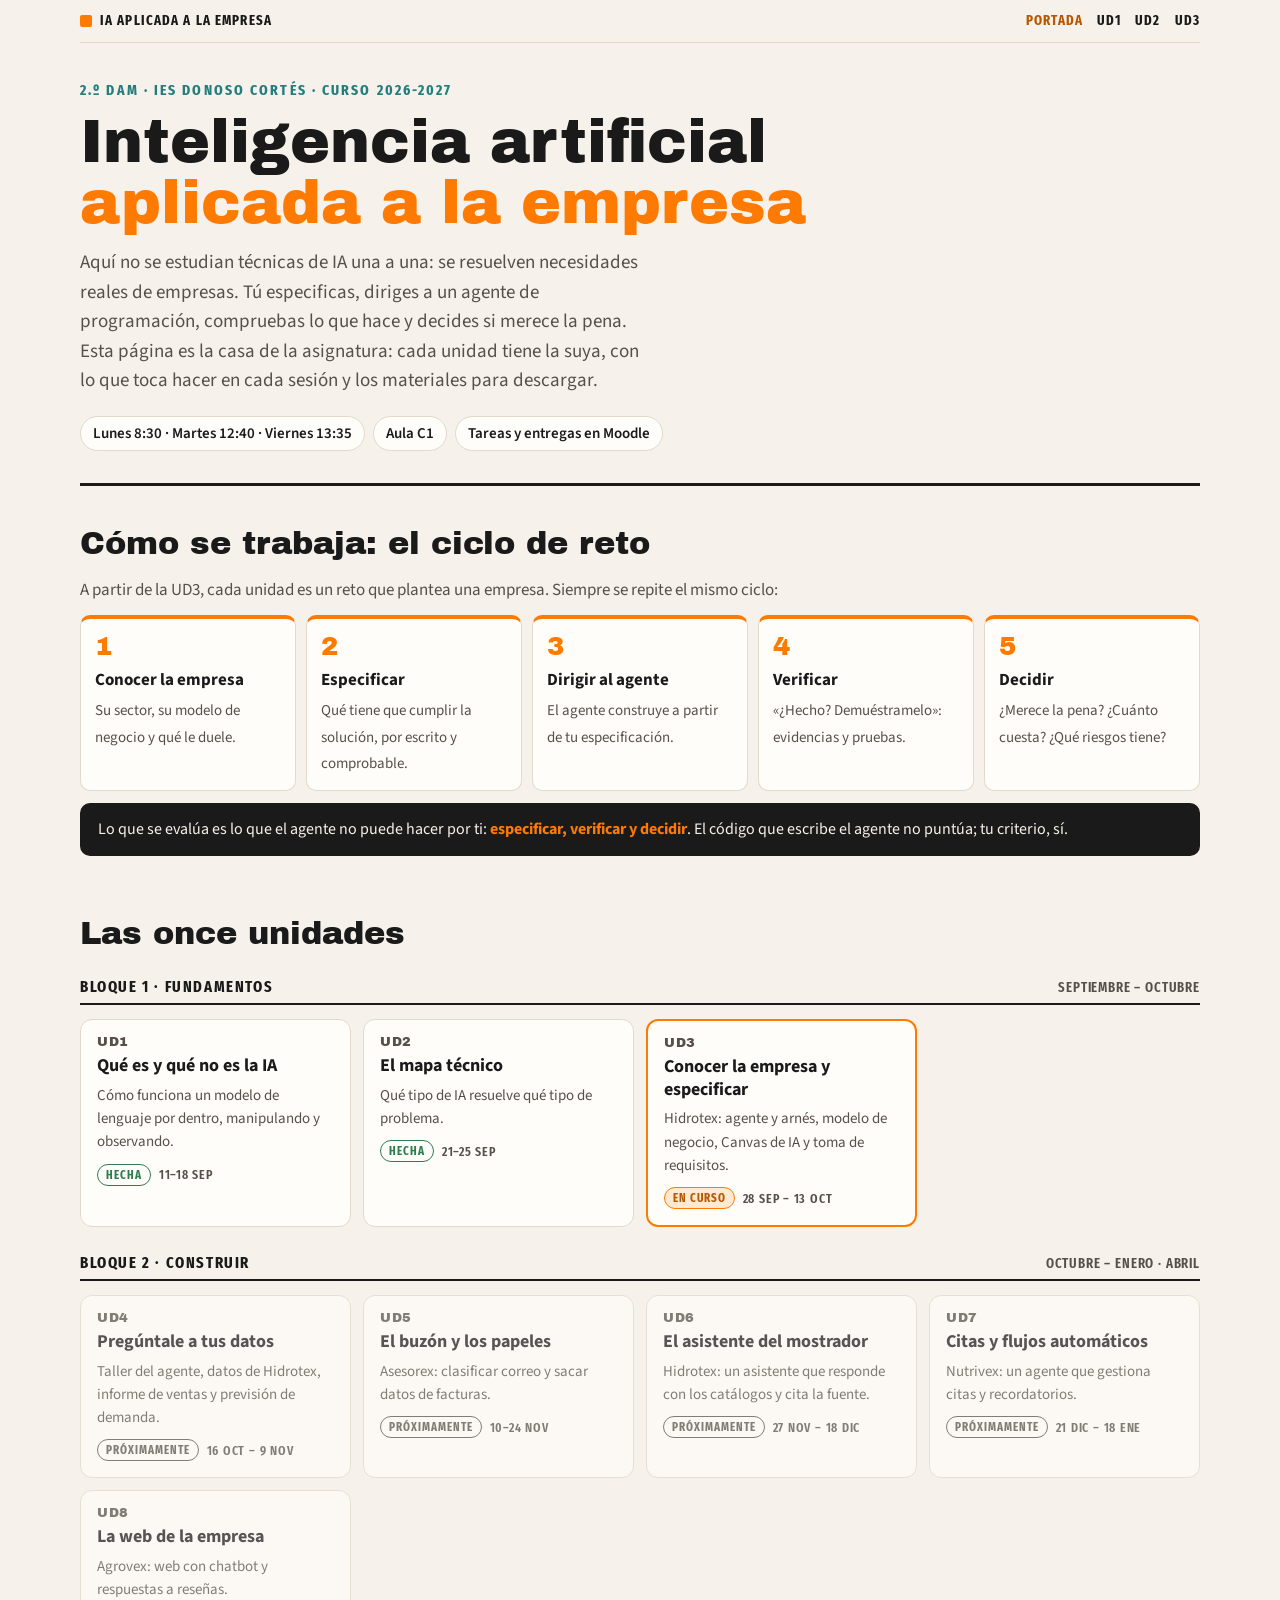
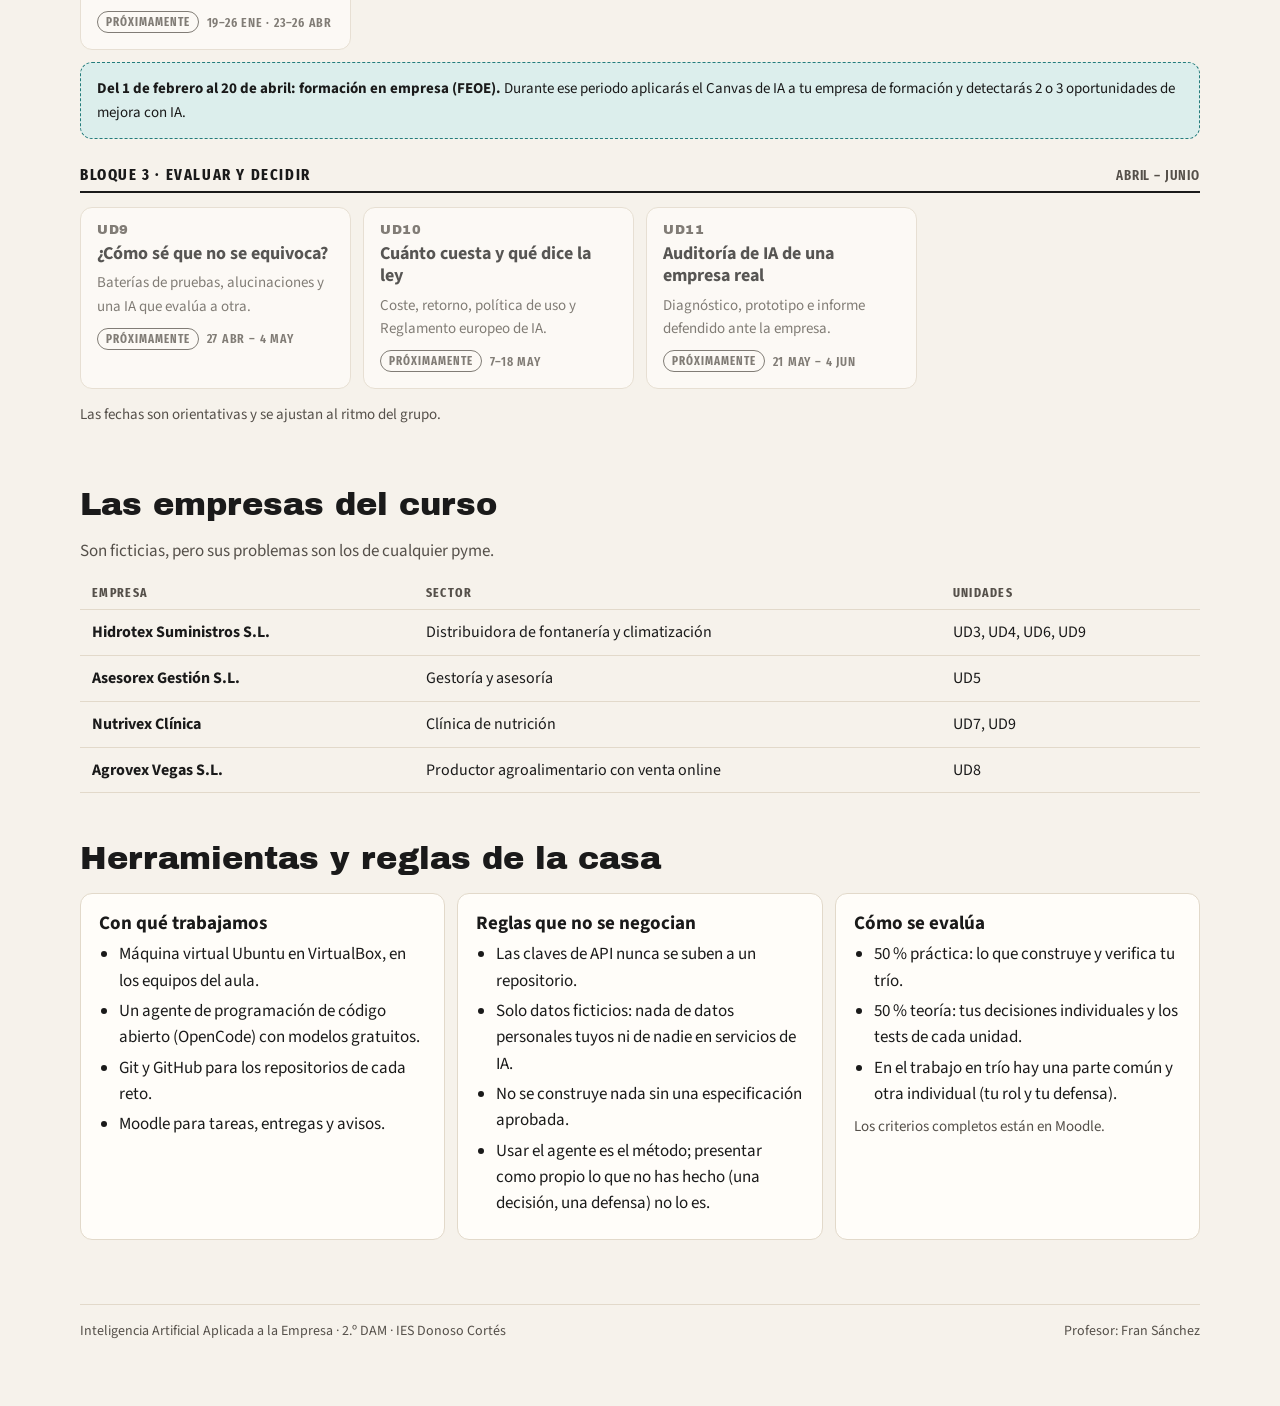
<file: index.html>
<!doctype html>
<html lang="es">
<head>
<meta charset="utf-8">
<meta name="viewport" content="width=device-width, initial-scale=1, viewport-fit=cover">
<title>IA aplicada a la empresa</title>
<meta name="description" content="Página del curso de Inteligencia Artificial Aplicada a la Empresa, 2.º DAM, IES Donoso Cortés.">
<link rel="preconnect" href="https://fonts.googleapis.com">
<link rel="preconnect" href="https://fonts.gstatic.com" crossorigin>
<link rel="stylesheet" href="https://fonts.googleapis.com/css2?family=Archivo+Black&family=Fira+Sans+Extra+Condensed:wght@600;700&family=Source+Sans+3:wght@400;600;700&display=swap">
<link rel="stylesheet" href="assets/site.css">
</head>
<body>
<div class="wrap">

  <div class="sitebar">
    <a class="brand" href="index.html"><i></i>IA aplicada a la empresa</a>
    <nav aria-label="Unidades">
      <a href="index.html" aria-current="page">Portada</a>
      <a href="ud1.html">UD1</a>
      <a href="ud2.html">UD2</a>
      <a href="ud3.html">UD3</a>
    </nav>
  </div>

  <header class="hero">
    <p class="eyebrow">2.º DAM · IES Donoso Cortés · Curso 2026-2027</p>
    <h1>Inteligencia artificial <em>aplicada a la empresa</em></h1>
    <p class="lede">Aquí no se estudian técnicas de IA una a una: se resuelven necesidades reales de empresas. Tú especificas, diriges a un agente de programación, compruebas lo que hace y decides si merece la pena. Esta página es la casa de la asignatura: cada unidad tiene la suya, con lo que toca hacer en cada sesión y los materiales para descargar.</p>
    <ul class="chips">
      <li>Lunes 8:30 · Martes 12:40 · Viernes 13:35</li>
      <li>Aula C1</li>
      <li>Tareas y entregas en Moodle</li>
    </ul>
  </header>

  <section class="block" aria-labelledby="como">
    <h2 id="como">Cómo se trabaja: el ciclo de reto</h2>
    <p class="muted">A partir de la UD3, cada unidad es un reto que plantea una empresa. Siempre se repite el mismo ciclo:</p>
    <ol class="cycle">
      <li><b>Conocer la empresa</b><span>Su sector, su modelo de negocio y qué le duele.</span></li>
      <li><b>Especificar</b><span>Qué tiene que cumplir la solución, por escrito y comprobable.</span></li>
      <li><b>Dirigir al agente</b><span>El agente construye a partir de tu especificación.</span></li>
      <li><b>Verificar</b><span>«¿Hecho? Demuéstramelo»: evidencias y pruebas.</span></li>
      <li><b>Decidir</b><span>¿Merece la pena? ¿Cuánto cuesta? ¿Qué riesgos tiene?</span></li>
    </ol>
    <p class="criterio">Lo que se evalúa es lo que el agente no puede hacer por ti: <b>especificar, verificar y decidir</b>. El código que escribe el agente no puntúa; tu criterio, sí.</p>
  </section>

  <section class="block" aria-labelledby="unidades">
    <h2 id="unidades">Las once unidades</h2>

    <div class="bloque">
      <div class="bloque-head"><h3>Bloque 1 · Fundamentos</h3><span>septiembre – octubre</span></div>
      <div class="units">
        <a class="unit" href="ud1.html">
          <span class="num">UD1</span>
          <h4>Qué es y qué no es la IA</h4>
          <p>Cómo funciona un modelo de lenguaje por dentro, manipulando y observando.</p>
          <span class="meta"><span class="status hecha">Hecha</span> 11–18 sep</span>
        </a>
        <a class="unit" href="ud2.html">
          <span class="num">UD2</span>
          <h4>El mapa técnico</h4>
          <p>Qué tipo de IA resuelve qué tipo de problema.</p>
          <span class="meta"><span class="status hecha">Hecha</span> 21–25 sep</span>
        </a>
        <a class="unit now" href="ud3.html">
          <span class="num">UD3</span>
          <h4>Conocer la empresa y especificar</h4>
          <p>Hidrotex: agente y arnés, modelo de negocio, Canvas de IA y toma de requisitos.</p>
          <span class="meta"><span class="status curso">En curso</span> 28 sep – 13 oct</span>
        </a>
      </div>
    </div>

    <div class="bloque">
      <div class="bloque-head"><h3>Bloque 2 · Construir</h3><span>octubre – enero · abril</span></div>
      <div class="units">
        <div class="unit off">
          <span class="num">UD4</span>
          <h4>Pregúntale a tus datos</h4>
          <p>Taller del agente, datos de Hidrotex, informe de ventas y previsión de demanda.</p>
          <span class="meta"><span class="status pronto">Próximamente</span> 16 oct – 9 nov</span>
        </div>
        <div class="unit off">
          <span class="num">UD5</span>
          <h4>El buzón y los papeles</h4>
          <p>Asesorex: clasificar correo y sacar datos de facturas.</p>
          <span class="meta"><span class="status pronto">Próximamente</span> 10–24 nov</span>
        </div>
        <div class="unit off">
          <span class="num">UD6</span>
          <h4>El asistente del mostrador</h4>
          <p>Hidrotex: un asistente que responde con los catálogos y cita la fuente.</p>
          <span class="meta"><span class="status pronto">Próximamente</span> 27 nov – 18 dic</span>
        </div>
        <div class="unit off">
          <span class="num">UD7</span>
          <h4>Citas y flujos automáticos</h4>
          <p>Nutrivex: un agente que gestiona citas y recordatorios.</p>
          <span class="meta"><span class="status pronto">Próximamente</span> 21 dic – 18 ene</span>
        </div>
        <div class="unit off">
          <span class="num">UD8</span>
          <h4>La web de la empresa</h4>
          <p>Agrovex: web con chatbot y respuestas a reseñas.</p>
          <span class="meta"><span class="status pronto">Próximamente</span> 19–26 ene · 23–26 abr</span>
        </div>
      </div>
      <p class="feoe" style="margin-top:12px"><b>Del 1 de febrero al 20 de abril: formación en empresa (FEOE).</b> Durante ese periodo aplicarás el Canvas de IA a tu empresa de formación y detectarás 2 o 3 oportunidades de mejora con IA.</p>
    </div>

    <div class="bloque">
      <div class="bloque-head"><h3>Bloque 3 · Evaluar y decidir</h3><span>abril – junio</span></div>
      <div class="units">
        <div class="unit off">
          <span class="num">UD9</span>
          <h4>¿Cómo sé que no se equivoca?</h4>
          <p>Baterías de pruebas, alucinaciones y una IA que evalúa a otra.</p>
          <span class="meta"><span class="status pronto">Próximamente</span> 27 abr – 4 may</span>
        </div>
        <div class="unit off">
          <span class="num">UD10</span>
          <h4>Cuánto cuesta y qué dice la ley</h4>
          <p>Coste, retorno, política de uso y Reglamento europeo de IA.</p>
          <span class="meta"><span class="status pronto">Próximamente</span> 7–18 may</span>
        </div>
        <div class="unit off">
          <span class="num">UD11</span>
          <h4>Auditoría de IA de una empresa real</h4>
          <p>Diagnóstico, prototipo e informe defendido ante la empresa.</p>
          <span class="meta"><span class="status pronto">Próximamente</span> 21 may – 4 jun</span>
        </div>
      </div>
    </div>
    <p class="muted" style="margin-top:14px; font-size:15px">Las fechas son orientativas y se ajustan al ritmo del grupo.</p>
  </section>

  <section class="block" aria-labelledby="empresas">
    <h2 id="empresas">Las empresas del curso</h2>
    <p class="muted">Son ficticias, pero sus problemas son los de cualquier pyme.</p>
    <div class="table-wrap">
      <table class="plain">
        <thead><tr><th>Empresa</th><th>Sector</th><th>Unidades</th></tr></thead>
        <tbody>
          <tr><td>Hidrotex Suministros S.L.</td><td>Distribuidora de fontanería y climatización</td><td>UD3, UD4, UD6, UD9</td></tr>
          <tr><td>Asesorex Gestión S.L.</td><td>Gestoría y asesoría</td><td>UD5</td></tr>
          <tr><td>Nutrivex Clínica</td><td>Clínica de nutrición</td><td>UD7, UD9</td></tr>
          <tr><td>Agrovex Vegas S.L.</td><td>Productor agroalimentario con venta online</td><td>UD8</td></tr>
        </tbody>
      </table>
    </div>
  </section>

  <section class="block" aria-labelledby="reglas">
    <h2 id="reglas">Herramientas y reglas de la casa</h2>
    <div class="grid2">
      <div class="card">
        <h3>Con qué trabajamos</h3>
        <ul>
          <li>Máquina virtual Ubuntu en VirtualBox, en los equipos del aula.</li>
          <li>Un agente de programación de código abierto (OpenCode) con modelos gratuitos.</li>
          <li>Git y GitHub para los repositorios de cada reto.</li>
          <li>Moodle para tareas, entregas y avisos.</li>
        </ul>
      </div>
      <div class="card">
        <h3>Reglas que no se negocian</h3>
        <ul>
          <li>Las claves de API nunca se suben a un repositorio.</li>
          <li>Solo datos ficticios: nada de datos personales tuyos ni de nadie en servicios de IA.</li>
          <li>No se construye nada sin una especificación aprobada.</li>
          <li>Usar el agente es el método; presentar como propio lo que no has hecho (una decisión, una defensa) no lo es.</li>
        </ul>
      </div>
      <div class="card">
        <h3>Cómo se evalúa</h3>
        <ul>
          <li>50 % práctica: lo que construye y verifica tu trío.</li>
          <li>50 % teoría: tus decisiones individuales y los tests de cada unidad.</li>
          <li>En el trabajo en trío hay una parte común y otra individual (tu rol y tu defensa).</li>
        </ul>
        <p class="muted" style="margin-top:8px; font-size:15px">Los criterios completos están en Moodle.</p>
      </div>
    </div>
  </section>

  <footer class="site">
    <span>Inteligencia Artificial Aplicada a la Empresa · 2.º DAM · IES Donoso Cortés</span>
    <span>Profesor: Fran Sánchez</span>
  </footer>

</div>
</body>
</html>
</file>
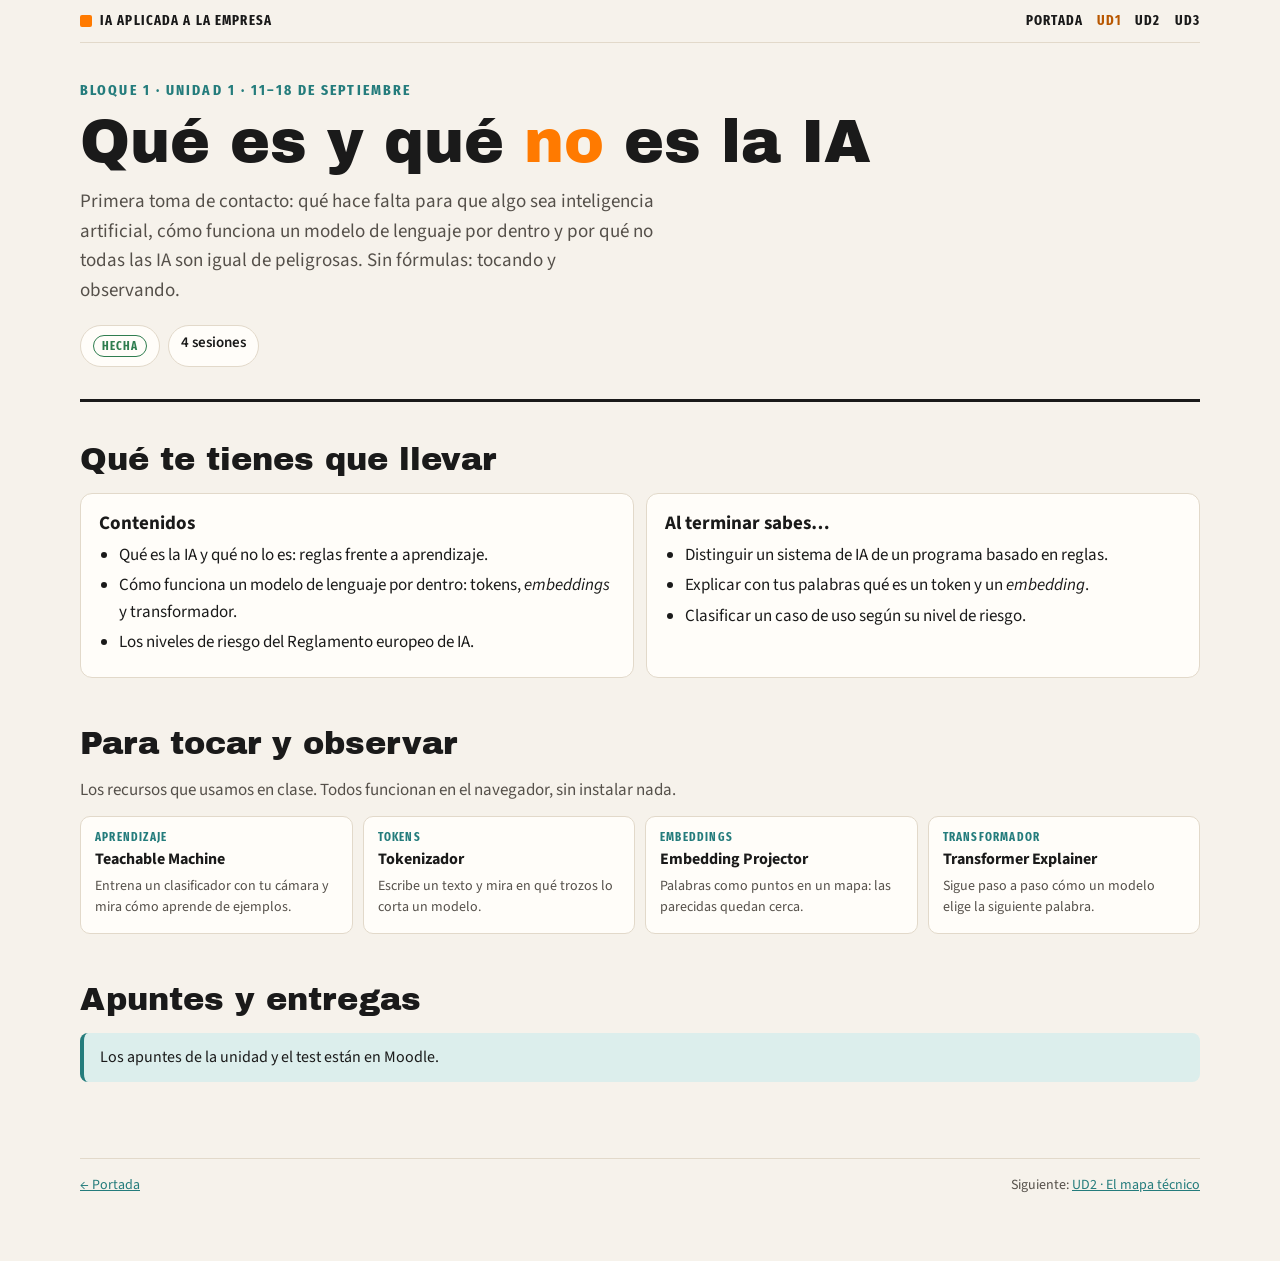
<file: ud1.html>
<!doctype html>
<html lang="es">
<head>
<meta charset="utf-8">
<meta name="viewport" content="width=device-width, initial-scale=1, viewport-fit=cover">
<title>UD1 · Qué es la IA</title>
<meta name="description" content="Unidad 1 de IA aplicada a la empresa: qué es y qué no es la inteligencia artificial.">
<link rel="preconnect" href="https://fonts.googleapis.com">
<link rel="preconnect" href="https://fonts.gstatic.com" crossorigin>
<link rel="stylesheet" href="https://fonts.googleapis.com/css2?family=Archivo+Black&family=Fira+Sans+Extra+Condensed:wght@600;700&family=Source+Sans+3:wght@400;600;700&display=swap">
<link rel="stylesheet" href="assets/site.css">
</head>
<body>
<div class="wrap">

  <div class="sitebar">
    <a class="brand" href="index.html"><i></i>IA aplicada a la empresa</a>
    <nav aria-label="Unidades">
      <a href="index.html">Portada</a>
      <a href="ud1.html" aria-current="page">UD1</a>
      <a href="ud2.html">UD2</a>
      <a href="ud3.html">UD3</a>
    </nav>
  </div>

  <header class="hero">
    <p class="eyebrow">Bloque 1 · Unidad 1 · 11–18 de septiembre</p>
    <h1>Qué es y qué <em>no</em> es la IA</h1>
    <p class="lede">Primera toma de contacto: qué hace falta para que algo sea inteligencia artificial, cómo funciona un modelo de lenguaje por dentro y por qué no todas las IA son igual de peligrosas. Sin fórmulas: tocando y observando.</p>
    <ul class="chips"><li><span class="status hecha">Hecha</span></li><li>4 sesiones</li></ul>
  </header>

  <section class="block" aria-labelledby="aprendes">
    <h2 id="aprendes">Qué te tienes que llevar</h2>
    <div class="grid2">
      <div class="card">
        <h3>Contenidos</h3>
        <ul>
          <li>Qué es la IA y qué no lo es: reglas frente a aprendizaje.</li>
          <li>Cómo funciona un modelo de lenguaje por dentro: tokens, <i>embeddings</i> y transformador.</li>
          <li>Los niveles de riesgo del Reglamento europeo de IA.</li>
        </ul>
      </div>
      <div class="card">
        <h3>Al terminar sabes…</h3>
        <ul>
          <li>Distinguir un sistema de IA de un programa basado en reglas.</li>
          <li>Explicar con tus palabras qué es un token y un <i>embedding</i>.</li>
          <li>Clasificar un caso de uso según su nivel de riesgo.</li>
        </ul>
      </div>
    </div>
  </section>

  <section class="block" aria-labelledby="recursos">
    <h2 id="recursos">Para tocar y observar</h2>
    <p class="muted">Los recursos que usamos en clase. Todos funcionan en el navegador, sin instalar nada.</p>
    <ul class="resources">
      <li><a href="https://teachablemachine.withgoogle.com/" target="_blank" rel="noopener"><span class="kind">Aprendizaje</span><b>Teachable Machine</b><span>Entrena un clasificador con tu cámara y mira cómo aprende de ejemplos.</span></a></li>
      <li><a href="https://platform.openai.com/tokenizer" target="_blank" rel="noopener"><span class="kind">Tokens</span><b>Tokenizador</b><span>Escribe un texto y mira en qué trozos lo corta un modelo.</span></a></li>
      <li><a href="https://projector.tensorflow.org/" target="_blank" rel="noopener"><span class="kind">Embeddings</span><b>Embedding Projector</b><span>Palabras como puntos en un mapa: las parecidas quedan cerca.</span></a></li>
      <li><a href="https://poloclub.github.io/transformer-explainer/" target="_blank" rel="noopener"><span class="kind">Transformador</span><b>Transformer Explainer</b><span>Sigue paso a paso cómo un modelo elige la siguiente palabra.</span></a></li>
    </ul>
  </section>

  <section class="block" aria-labelledby="material">
    <h2 id="material">Apuntes y entregas</h2>
    <p class="tip">Los apuntes de la unidad y el test están en Moodle.</p>
  </section>

  <footer class="site">
    <span><a href="index.html">← Portada</a></span>
    <span>Siguiente: <a href="ud2.html">UD2 · El mapa técnico</a></span>
  </footer>

</div>
</body>
</html>
</file>
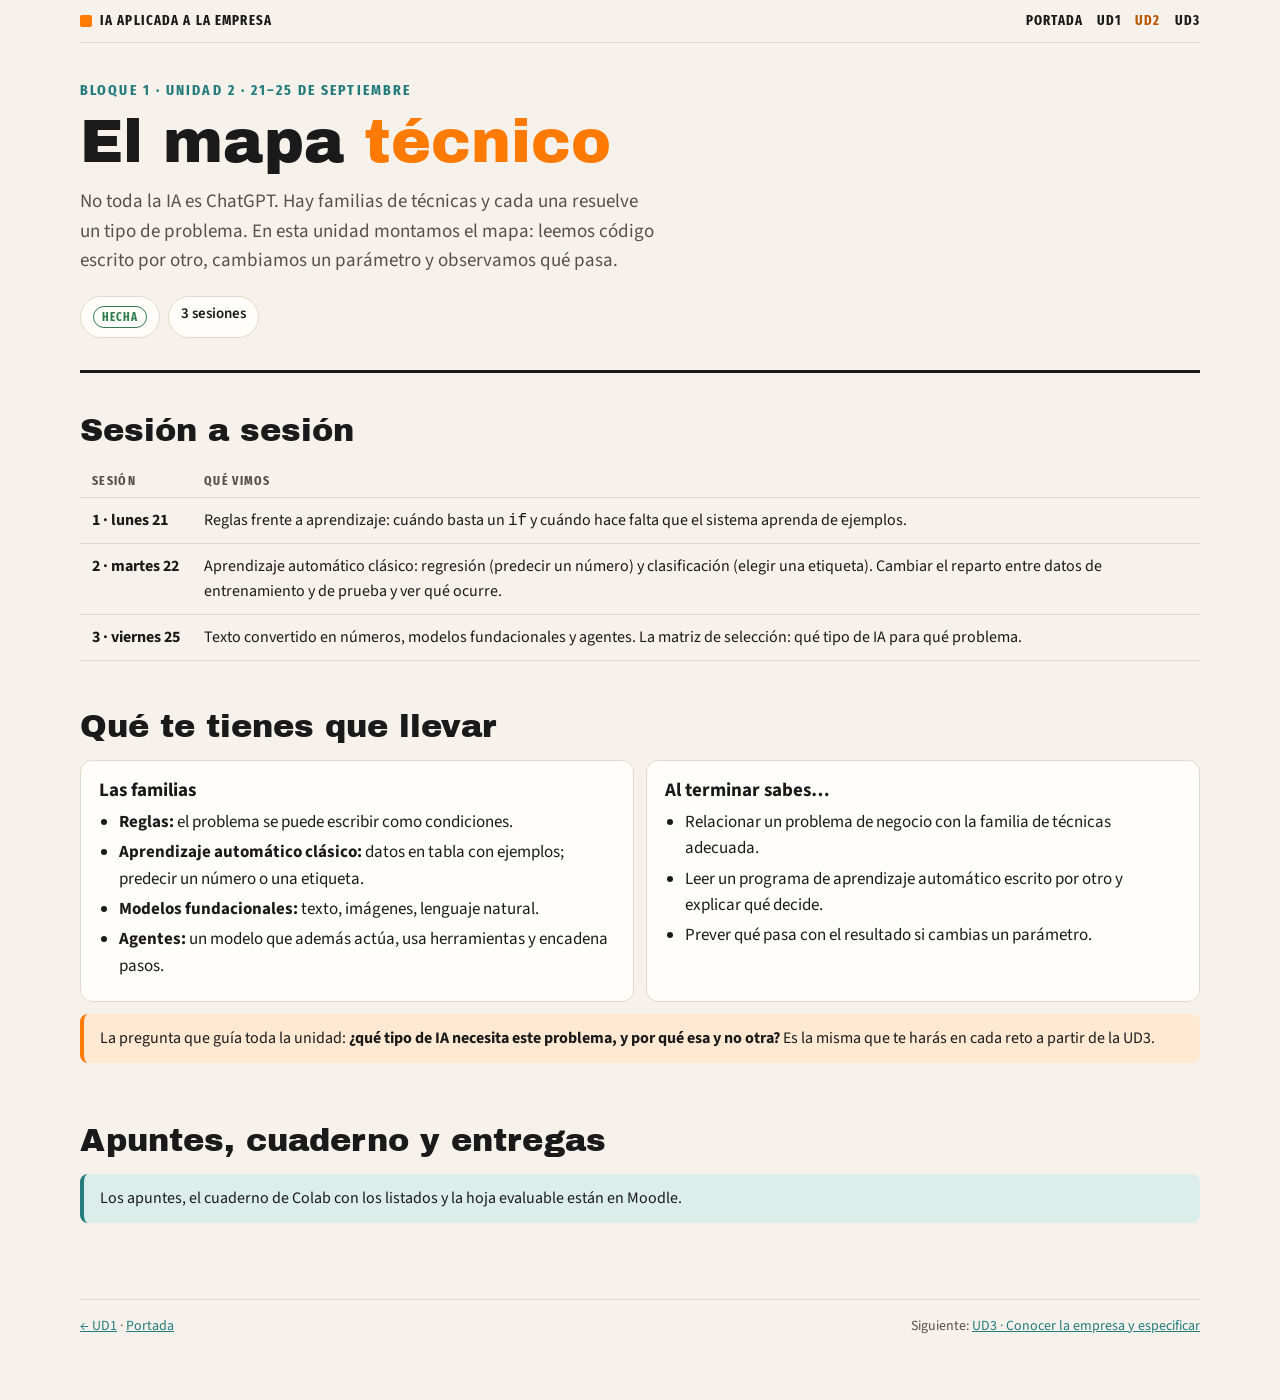
<file: ud2.html>
<!doctype html>
<html lang="es">
<head>
<meta charset="utf-8">
<meta name="viewport" content="width=device-width, initial-scale=1, viewport-fit=cover">
<title>UD2 · El mapa técnico</title>
<meta name="description" content="Unidad 2 de IA aplicada a la empresa: qué tipo de IA resuelve qué tipo de problema.">
<link rel="preconnect" href="https://fonts.googleapis.com">
<link rel="preconnect" href="https://fonts.gstatic.com" crossorigin>
<link rel="stylesheet" href="https://fonts.googleapis.com/css2?family=Archivo+Black&family=Fira+Sans+Extra+Condensed:wght@600;700&family=Source+Sans+3:wght@400;600;700&display=swap">
<link rel="stylesheet" href="assets/site.css">
</head>
<body>
<div class="wrap">

  <div class="sitebar">
    <a class="brand" href="index.html"><i></i>IA aplicada a la empresa</a>
    <nav aria-label="Unidades">
      <a href="index.html">Portada</a>
      <a href="ud1.html">UD1</a>
      <a href="ud2.html" aria-current="page">UD2</a>
      <a href="ud3.html">UD3</a>
    </nav>
  </div>

  <header class="hero">
    <p class="eyebrow">Bloque 1 · Unidad 2 · 21–25 de septiembre</p>
    <h1>El mapa <em>técnico</em></h1>
    <p class="lede">No toda la IA es ChatGPT. Hay familias de técnicas y cada una resuelve un tipo de problema. En esta unidad montamos el mapa: leemos código escrito por otro, cambiamos un parámetro y observamos qué pasa.</p>
    <ul class="chips"><li><span class="status hecha">Hecha</span></li><li>3 sesiones</li></ul>
  </header>

  <section class="block" aria-labelledby="sesiones">
    <h2 id="sesiones">Sesión a sesión</h2>
    <div class="table-wrap">
      <table class="plain">
        <thead><tr><th>Sesión</th><th>Qué vimos</th></tr></thead>
        <tbody>
          <tr><td>1 · lunes 21</td><td>Reglas frente a aprendizaje: cuándo basta un <code>if</code> y cuándo hace falta que el sistema aprenda de ejemplos.</td></tr>
          <tr><td>2 · martes 22</td><td>Aprendizaje automático clásico: regresión (predecir un número) y clasificación (elegir una etiqueta). Cambiar el reparto entre datos de entrenamiento y de prueba y ver qué ocurre.</td></tr>
          <tr><td>3 · viernes 25</td><td>Texto convertido en números, modelos fundacionales y agentes. La matriz de selección: qué tipo de IA para qué problema.</td></tr>
        </tbody>
      </table>
    </div>
  </section>

  <section class="block" aria-labelledby="aprendes">
    <h2 id="aprendes">Qué te tienes que llevar</h2>
    <div class="grid2">
      <div class="card">
        <h3>Las familias</h3>
        <ul>
          <li><b>Reglas:</b> el problema se puede escribir como condiciones.</li>
          <li><b>Aprendizaje automático clásico:</b> datos en tabla con ejemplos; predecir un número o una etiqueta.</li>
          <li><b>Modelos fundacionales:</b> texto, imágenes, lenguaje natural.</li>
          <li><b>Agentes:</b> un modelo que además actúa, usa herramientas y encadena pasos.</li>
        </ul>
      </div>
      <div class="card">
        <h3>Al terminar sabes…</h3>
        <ul>
          <li>Relacionar un problema de negocio con la familia de técnicas adecuada.</li>
          <li>Leer un programa de aprendizaje automático escrito por otro y explicar qué decide.</li>
          <li>Prever qué pasa con el resultado si cambias un parámetro.</li>
        </ul>
      </div>
    </div>
    <p class="note" style="margin-top:12px">La pregunta que guía toda la unidad: <b>¿qué tipo de IA necesita este problema, y por qué esa y no otra?</b> Es la misma que te harás en cada reto a partir de la UD3.</p>
  </section>

  <section class="block" aria-labelledby="material">
    <h2 id="material">Apuntes, cuaderno y entregas</h2>
    <p class="tip">Los apuntes, el cuaderno de Colab con los listados y la hoja evaluable están en Moodle.</p>
  </section>

  <footer class="site">
    <span><a href="ud1.html">← UD1</a> · <a href="index.html">Portada</a></span>
    <span>Siguiente: <a href="ud3.html">UD3 · Conocer la empresa y especificar</a></span>
  </footer>

</div>
</body>
</html>
</file>
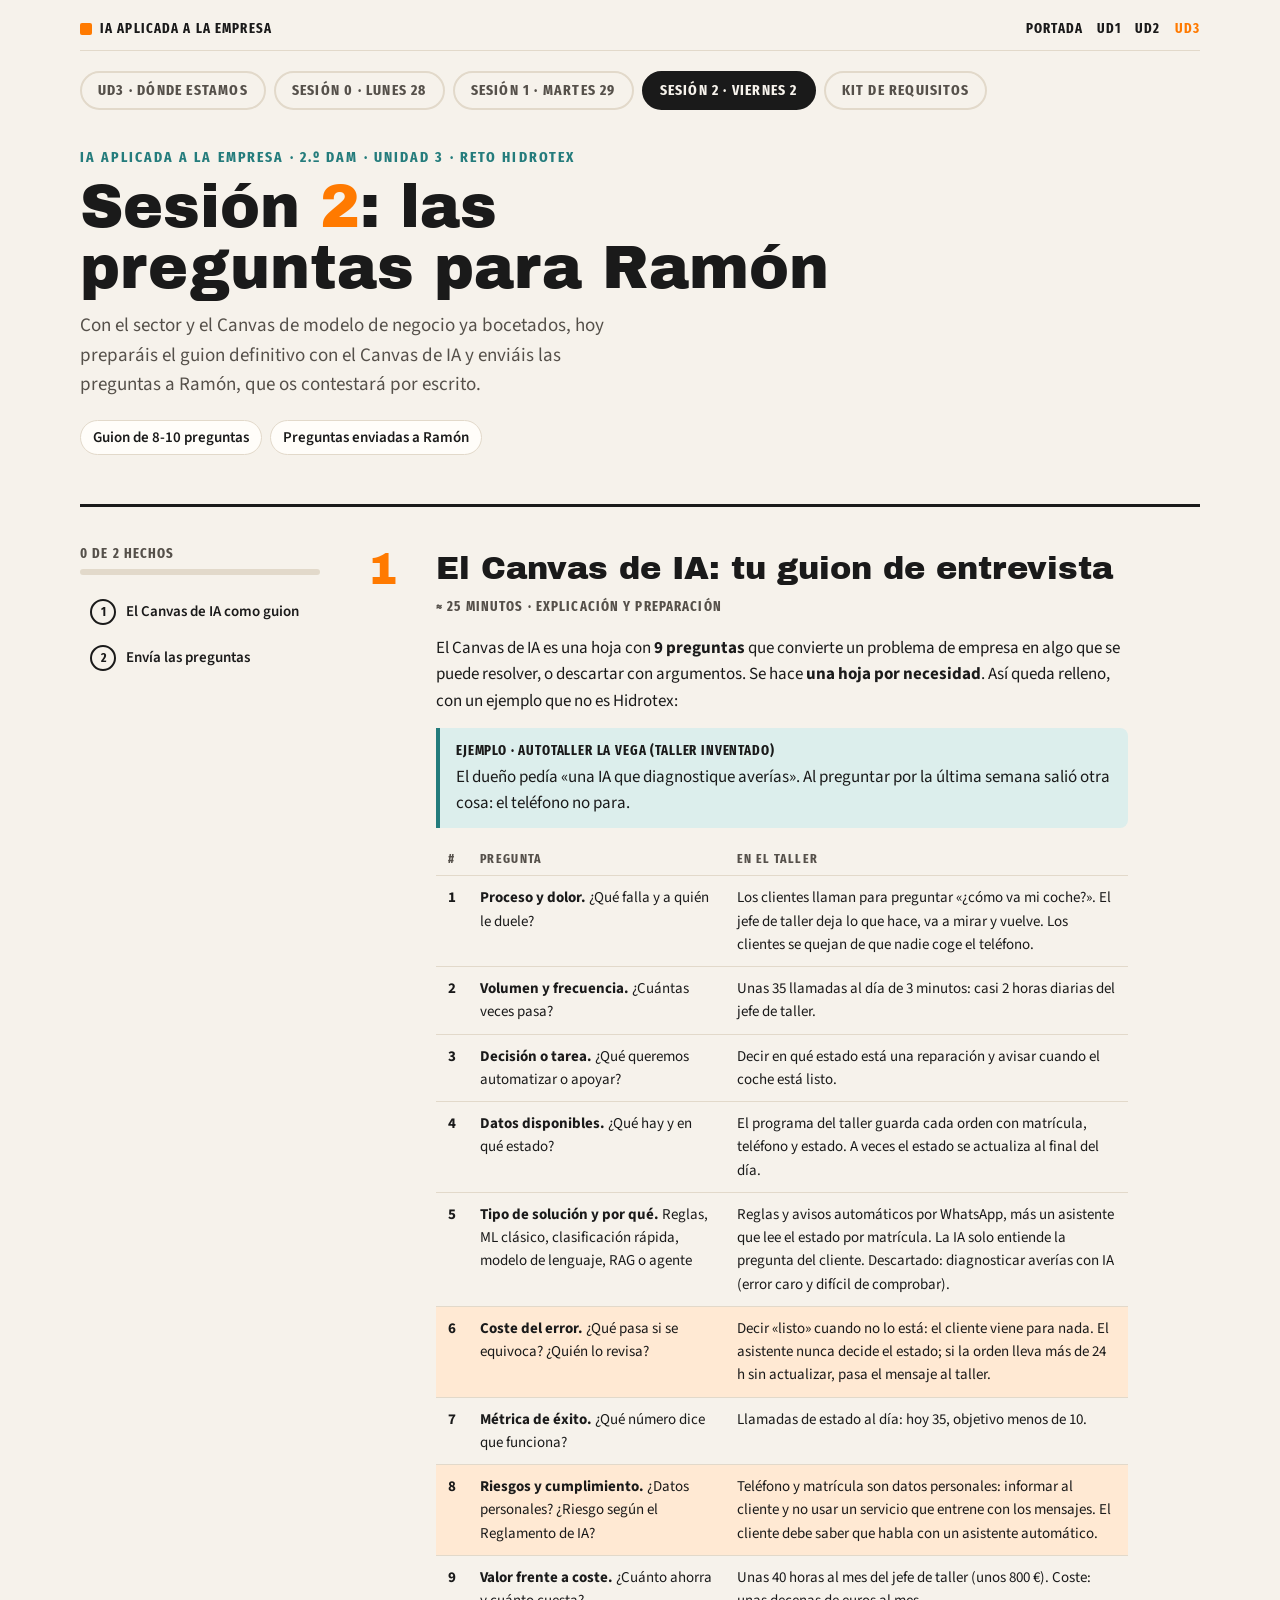
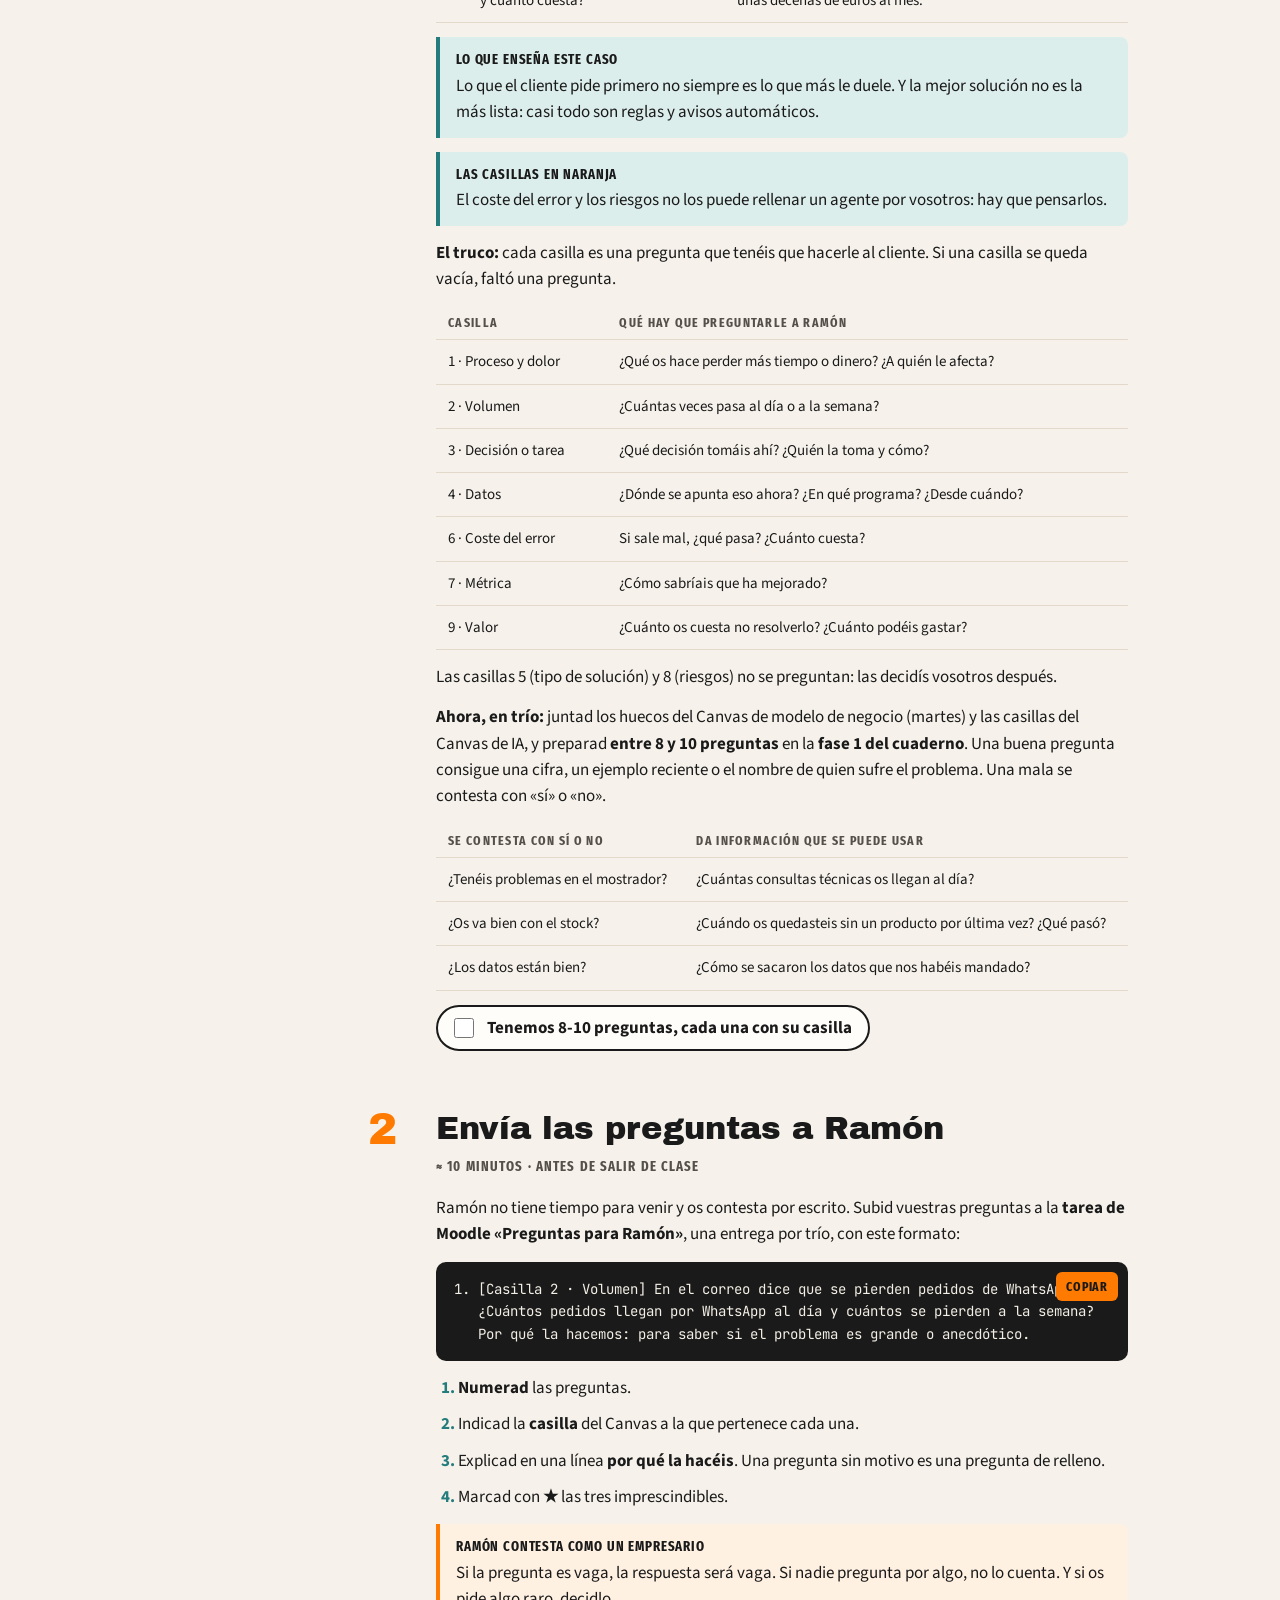
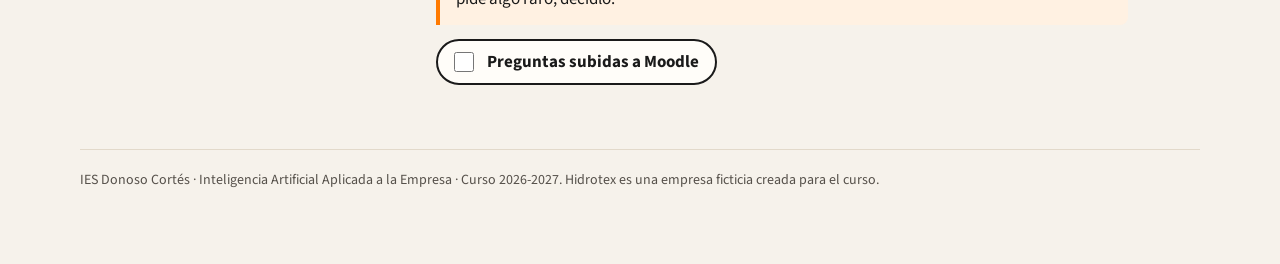
<file: ud3.html>
<!doctype html>
<html lang="es">
<head>
<meta charset="utf-8">
<meta name="viewport" content="width=device-width, initial-scale=1, viewport-fit=cover">
<title>UD3 · Conocer la empresa</title>
<meta name="description" content="Unidad 3 de IA aplicada a la empresa: conocer la empresa y especificar (reto Hidrotex).">
<link rel="preconnect" href="https://fonts.googleapis.com">
<link rel="preconnect" href="https://fonts.gstatic.com" crossorigin>
<link rel="stylesheet" href="https://fonts.googleapis.com/css2?family=Archivo+Black&family=Fira+Sans+Extra+Condensed:wght@500;700&family=Source+Sans+3:wght@400;600;700&family=JetBrains+Mono:wght@400;600&display=swap">
<style>
:root{
  --bg:#F6F2EB; --surface:#FFFDF9; --ink:#1A1A1A; --muted:#55504A; --line:#E2D9CA;
  --orange:#FF7A00; --orange-soft:#FFE9D3; --teal:#247C7C; --teal-soft:#DCEEEC;
  --code-bg:#1A1A1A; --code-ink:#F4EFE6; --warn-bg:#FFF1E2; --ok:#2F7D4F;
  --display:'Archivo Black', 'Arial Black', Arial, sans-serif;
  --body:'Source Sans 3', 'Segoe UI', Arial, sans-serif;
  --label:'Fira Sans Extra Condensed', 'Arial Narrow', Arial, sans-serif;
  --mono:'JetBrains Mono', 'Courier New', monospace;
}
@media (prefers-color-scheme: dark){
  :root:not([data-theme="light"]){
    color-scheme:dark;
    --bg:#15130F; --surface:#1F1C18; --ink:#F2ECE2; --muted:#B9B0A3; --line:#3A342C;
    --orange:#FF8A1F; --orange-soft:#3A2715; --teal:#5FB8B3; --teal-soft:#16302E;
    --code-bg:#0C0B09; --code-ink:#F4EFE6; --warn-bg:#2E2114; --ok:#6CC08F;
  }
}
:root[data-theme="dark"]{
  color-scheme:dark;
  --bg:#15130F; --surface:#1F1C18; --ink:#F2ECE2; --muted:#B9B0A3; --line:#3A342C;
  --orange:#FF8A1F; --orange-soft:#3A2715; --teal:#5FB8B3; --teal-soft:#16302E;
  --code-bg:#0C0B09; --code-ink:#F4EFE6; --warn-bg:#2E2114; --ok:#6CC08F;
}
*{box-sizing:border-box}
body{background:var(--bg); color:var(--ink); font:17px/1.55 var(--body); padding-inline:16px; padding-block:0 64px}
.wrap{max-width:1120px; margin:0 auto}
header.top{padding-block:40px 32px; border-bottom:3px solid var(--ink); display:grid; gap:12px}
.eyebrow{font:700 15px/1 var(--label); letter-spacing:.14em; text-transform:uppercase; color:var(--teal)}
h1{font:400 clamp(34px,6vw,60px)/1.02 var(--display); margin:0; text-wrap:balance}
h1 .zero{color:var(--orange)}
.lede{font-size:19px; color:var(--muted); max-width:62ch; margin:0}
.goals{display:flex; flex-wrap:wrap; gap:8px; margin-top:8px; padding:0; list-style:none}
.goals li{font:600 15px/1 var(--body); background:var(--surface); border:1px solid var(--line); padding:9px 12px; border-radius:999px}
.layout{display:grid; grid-template-columns:240px 1fr; gap:48px; margin-top:40px}
nav.steps{position:sticky; top:calc(env(safe-area-inset-top,0px) + 24px); align-self:start; display:grid; gap:4px}
nav.steps .progress{font:700 14px/1 var(--label); letter-spacing:.08em; text-transform:uppercase; color:var(--muted); margin-bottom:12px}
.bar{height:6px; background:var(--line); border-radius:3px; overflow:hidden; margin-top:8px}
.bar span{display:block; height:100%; width:0; background:var(--orange); transition:width .3s}
nav.steps a{display:flex; gap:10px; align-items:center; padding:8px 10px; border-radius:8px; color:var(--ink); text-decoration:none; font-weight:600; font-size:15px}
nav.steps a:hover,nav.steps a:focus-visible{background:var(--surface); outline:none}
nav.steps a .n{flex:none; width:26px; height:26px; border-radius:50%; border:2px solid var(--ink); display:grid; place-items:center; font:700 13px/1 var(--label)}
nav.steps a.done .n{background:var(--teal); border-color:var(--teal); color:var(--surface)}
main{display:grid; gap:56px; min-width:0}
section.step{display:grid; gap:16px; scroll-margin-top:24px}
.step-head{display:flex; gap:16px; align-items:flex-start}
.step-num{flex:none; font:400 44px/1 var(--display); color:var(--orange); width:52px}
.step-head h2{font:400 clamp(24px,3.4vw,32px)/1.12 var(--display); margin:4px 0 6px; text-wrap:balance}
.step-head .time{font:700 14px/1 var(--label); letter-spacing:.08em; text-transform:uppercase; color:var(--muted)}
.body{display:grid; gap:14px; padding-left:68px; max-width:760px}
.body p{margin:0}
ol.do{margin:0; padding-left:22px; display:grid; gap:10px}
ol.do li::marker{font-weight:700; color:var(--teal)}
kbd,.ui{font:600 14px/1 var(--mono); background:var(--surface); border:1px solid var(--line); border-bottom-width:2px; padding:3px 6px; border-radius:5px; white-space:nowrap}
.ui{font-family:var(--body); font-size:15px}
.cmd{position:relative; background:var(--code-bg); color:var(--code-ink); border-radius:10px; overflow-x:auto}
.cmd pre{margin:0; padding:16px 96px 16px 18px; font:14px/1.6 var(--mono); white-space:pre}
.cmd pre .c{color:#9C9489}
.cmd.long pre{max-height:460px; overflow:auto}
.copy{position:absolute; top:10px; right:10px; font:700 13px/1 var(--label); letter-spacing:.06em; text-transform:uppercase; background:var(--orange); color:#1A1A1A; border:0; border-radius:6px; padding:8px 10px; cursor:pointer}
.copy:focus-visible{outline:3px solid var(--teal); outline-offset:2px}
.note{border-left:4px solid var(--teal); background:var(--teal-soft); padding:12px 16px; border-radius:0 8px 8px 0}
.warn{border-left:4px solid var(--orange); background:var(--warn-bg); padding:12px 16px; border-radius:0 8px 8px 0}
.note b,.warn b{font-family:var(--label); letter-spacing:.06em; text-transform:uppercase; font-size:14px; display:block; margin-bottom:2px}
details{background:var(--surface); border:1px solid var(--line); border-radius:10px; padding:12px 16px}
details summary{cursor:pointer; font-weight:700}
details[open] summary{margin-bottom:10px}
.check{display:flex; gap:10px; align-items:center; font-weight:700; width:max-content; max-width:100%; background:var(--surface); border:2px solid var(--ink); border-radius:999px; padding:8px 16px 8px 12px; cursor:pointer; user-select:none}
.check input{width:20px; height:20px; accent-color:var(--teal)}
.check:has(input:checked){border-color:var(--teal); color:var(--teal)}
/* diagrama del arnés */
.harness{background:var(--surface); border:2px solid var(--ink); border-radius:14px; padding:20px; display:grid; gap:14px}
.harness .tag{font:700 14px/1 var(--label); letter-spacing:.1em; text-transform:uppercase; color:var(--muted)}
.harness-grid{display:grid; grid-template-columns:1fr 1.1fr 1fr; grid-template-rows:auto auto; gap:12px; align-items:stretch}
.piece{border:1px dashed var(--teal); border-radius:10px; padding:12px; display:grid; gap:4px}
.piece h4{margin:0; font:700 17px/1.2 var(--body); color:var(--teal)}
.piece p{font-size:15px; color:var(--muted); margin:0}
.piece code{font:600 13px/1.4 var(--mono); color:var(--ink)}
.brain{grid-row:span 2; grid-column:2; background:var(--ink); color:var(--bg); border-radius:12px; padding:18px; display:grid; align-content:center; justify-items:center; text-align:center; gap:6px}
.brain .big{font:400 26px/1 var(--display); color:var(--orange)}
.brain p{margin:0; font-size:15px; color:var(--bg); opacity:.85}
.experiment{display:grid; grid-template-columns:1fr 1fr; gap:12px}
.experiment > div{background:var(--surface); border:1px solid var(--line); border-radius:10px; padding:14px; display:grid; gap:6px}
.experiment h4{margin:0; font:700 14px/1 var(--label); letter-spacing:.1em; text-transform:uppercase; color:var(--muted)}
.experiment p{margin:0; font-size:15px}
table.roles{border-collapse:collapse; width:100%; font-size:15px}
.table-wrap{overflow-x:auto}
table.roles th,table.roles td{text-align:left; padding:10px 12px; border-bottom:1px solid var(--line); vertical-align:top}
table.roles th{font:700 13px/1 var(--label); letter-spacing:.1em; text-transform:uppercase; color:var(--muted)}
footer{margin-top:64px; padding-top:20px; border-top:1px solid var(--line); color:var(--muted); font-size:14px}
a{color:var(--teal)}
@media (max-width:820px){
  .layout{grid-template-columns:1fr; gap:24px}
  nav.steps{position:static; grid-auto-flow:column; grid-auto-columns:max-content; overflow-x:auto; padding-bottom:6px}
  nav.steps .progress{grid-column:1/-1; display:none}
  nav.steps a .t{display:none}
  .body{padding-left:0}
  .harness-grid{grid-template-columns:1fr 1fr}
  .brain{grid-column:1/-1; grid-row:auto; order:-1}
  .experiment{grid-template-columns:1fr}
}
/* pestañas */
.tabbar{display:flex; gap:8px; flex-wrap:wrap; padding-block:20px 0}
.tab{font:700 15px/1 var(--label); letter-spacing:.08em; text-transform:uppercase; background:transparent; color:var(--muted); border:2px solid var(--line); border-radius:999px; padding:10px 16px; cursor:pointer}
.tab[aria-selected="true"]{background:var(--ink); color:var(--bg); border-color:var(--ink)}
.tab:focus-visible{outline:3px solid var(--teal); outline-offset:2px}
.email{background:var(--surface); border:1px solid var(--line); border-radius:12px; padding:20px; display:grid; gap:10px; font-size:16px}
.email .meta{font:600 14px/1.5 var(--mono); color:var(--muted); border-bottom:1px solid var(--line); padding-bottom:10px}
.email p{margin:0}
.facts{display:grid; grid-template-columns:repeat(auto-fit,minmax(200px,1fr)); gap:10px}
.facts div{background:var(--surface); border:1px solid var(--line); border-radius:10px; padding:12px 14px}
.facts b{display:block; font:700 13px/1.2 var(--label); letter-spacing:.1em; text-transform:uppercase; color:var(--teal); margin-bottom:4px}
table.canvas{border-collapse:collapse; width:100%; font-size:15px; min-width:560px}
table.canvas th,table.canvas td{text-align:left; padding:10px 12px; border-bottom:1px solid var(--line); vertical-align:top}
table.canvas th{font:700 13px/1 var(--label); letter-spacing:.1em; text-transform:uppercase; color:var(--muted)}
table.canvas td:first-child{font-weight:700; white-space:nowrap; font-variant-numeric:tabular-nums}
table.canvas tr.yours td{background:var(--orange-soft)}
@media (prefers-reduced-motion:reduce){ .bar span{transition:none} }
</style>

<style>
.sitebar{display:flex; align-items:center; justify-content:space-between; gap:12px; flex-wrap:wrap; padding:14px 0; border-bottom:1px solid var(--line); font:700 14px/1 var(--label); letter-spacing:.08em; text-transform:uppercase}
.sitebar a{color:var(--ink); text-decoration:none}
.sitebar a:hover{color:var(--orange)}
.sitebar .brand{display:flex; align-items:center; gap:8px}
.sitebar .brand i{display:inline-block; width:12px; height:12px; background:var(--orange); border-radius:2px}
.sitebar nav{display:flex; gap:14px; flex-wrap:wrap}
.sitebar nav a[aria-current="page"]{color:var(--orange)}
.dl{display:flex; flex-wrap:wrap; gap:10px; margin-top:6px}
.dl a{display:inline-flex; align-items:center; gap:8px; background:var(--ink); color:var(--bg); text-decoration:none; font:700 15px/1 var(--label); letter-spacing:.06em; text-transform:uppercase; padding:12px 16px; border-radius:999px}
.dl a.alt{background:transparent; color:var(--ink); border:2px solid var(--ink)}
.dl a:focus-visible{outline:3px solid var(--teal); outline-offset:2px}
</style>
</head>
<body>
<div class="wrap">
  <div class="sitebar">
    <a class="brand" href="index.html"><i></i>IA aplicada a la empresa</a>
    <nav aria-label="Unidades">
      <a href="index.html">Portada</a>
      <a href="ud1.html">UD1</a>
      <a href="ud2.html">UD2</a>
      <a href="ud3.html" aria-current="page">UD3</a>
    </nav>
  </div>
  <div class="tabbar" role="tablist" aria-label="Sesiones">
    <button class="tab" role="tab" id="tab-ud3" aria-controls="ud3" data-panel="ud3">UD3 · Dónde estamos</button>
    <button class="tab" role="tab" id="tab-sesion0" aria-controls="sesion0" data-panel="sesion0">Sesión 0 · lunes 28</button>
    <button class="tab" role="tab" id="tab-martes" aria-controls="martes" data-panel="martes">Sesión 1 · martes 29</button>
    <button class="tab" role="tab" id="tab-viernes" aria-controls="viernes" data-panel="viernes">Sesión 2 · viernes 2</button>
    <button class="tab" role="tab" id="tab-kit" aria-controls="kit" data-panel="kit">Kit de requisitos</button>
  </div>
  <div class="panel" id="ud3" role="tabpanel" aria-labelledby="tab-ud3">
  <header class="top">
    <span class="eyebrow">IA aplicada a la empresa · 2.º DAM · Unidad 3</span>
    <h1>UD3 · <span class="zero">Conocer</span> la empresa y especificar</h1>
    <p class="lede">En esta unidad aprendéis a hacer lo que el agente no puede hacer por vosotros: entender una empresa, descubrir qué le duele y escribir con precisión qué hay que construir. El cliente es Hidrotex. Construir con el agente llega en la UD4, sobre los datos de esta misma empresa.</p>
    <ul class="goals" aria-label="Lo que se evalúa">
      <li>RA6 a) Diagnosticar procesos mejorables con IA</li>
      <li>RA2 a) Localizar las fuentes de datos</li>
      <li>RA3 e) Especificar una necesidad de forma verificable</li>
    </ul>
  </header>

  <div class="layout">
    <nav class="steps" aria-label="Partes de la unidad">
      <div class="progress"><span>La unidad</span></div>
      <a href="#u1"><span class="n">1</span><span class="t">Contenidos</span></a>
      <a href="#u2"><span class="n">2</span><span class="t">Sesiones</span></a>
      <a href="#u3"><span class="n">3</span><span class="t">Qué se entrega y cómo cuenta</span></a>
      <a href="#u4"><span class="n">4</span><span class="t">Qué viene en la UD4</span></a>
    </nav>
    <main>
      <section class="step" id="u1">
        <div class="step-head"><span class="step-num">1</span><div><h2>Contenidos</h2><span class="time">Lo que se trabaja en la unidad</span></div></div>
        <div class="body">
          <div class="table-wrap"><table class="roles">
            <tr><th>Contenido</th><th>Dónde se trabaja</th></tr>
            <tr><td><b>3.1</b> Qué es un agente de programación y qué es un arnés</td><td>Sesión 0 y revisión del documento con el agente</td></tr>
            <tr><td><b>3.2</b> El sector y el modelo de negocio de la empresa</td><td>Sesión 1 · cuaderno, fase 0</td></tr>
            <tr><td><b>3.3</b> Diagnóstico de necesidades con el Canvas de IA y priorización</td><td>Sesiones 2 y 3 · cuaderno, fases 1 a 3</td></tr>
            <tr><td><b>3.4</b> Toma de requisitos: entrevista, documento de requisitos y ficha de especificación</td><td>Sesiones 3 a 6 · cuaderno, fases 2, 4 y 5</td></tr>
          </table></div>
        </div>
      </section>

      <section class="step" id="u2">
        <div class="step-head"><span class="step-num">2</span><div><h2>Sesiones</h2><span class="time">Fechas previstas</span></div></div>
        <div class="body">
          <div class="table-wrap"><table class="roles">
            <tr><th>Sesión</th><th>Qué hacemos</th><th>Contenido</th></tr>
            <tr><td><b>0</b> · lun 28 sep</td><td>Máquina virtual, OpenCode y qué es un arnés</td><td>3.1</td></tr>
            <tr><td><b>1</b> · mar 29 sep</td><td>El sector y el Canvas de modelo de negocio de Hidrotex</td><td>3.2</td></tr>
            <tr><td><b>2</b> · vie 2 oct</td><td>Canvas de IA como guion y preguntas para Ramón</td><td>3.3</td></tr>
            <tr><td><b>3</b> · lun 5 oct</td><td>Repreguntas en directo, necesidades priorizadas y Canvas de IA de la n.º 1</td><td>3.3 · 3.4</td></tr>
            <tr><td><b>4</b> · mar 6 oct</td><td>Documento de requisitos (I)</td><td>3.4</td></tr>
            <tr><td><b>5</b> · vie 9 oct</td><td>Documento de requisitos (II) y revisión con el agente en modo Plan</td><td>3.4 · 3.1</td></tr>
            <tr><td><b>6</b> · mar 13 oct</td><td>Validación con el cliente, aprobación, decisión individual y test</td><td>3.4</td></tr>
          </table></div>
          <p style="font-size:14px;color:var(--muted)">El lunes 12 de octubre es festivo. Las fechas pueden moverse una sesión.</p>
        </div>
      </section>

      <section class="step" id="u3">
        <div class="step-head"><span class="step-num">3</span><div><h2>Qué se entrega y cómo cuenta</h2><span class="time">Evaluación de la unidad</span></div></div>
        <div class="body">
          <div class="table-wrap"><table class="roles">
            <tr><th>Entrega</th><th>Quién</th><th>Tipo</th><th>Criterio</th></tr>
            <tr><td>Sector, Canvas de modelo de negocio, Canvas de IA y necesidades priorizadas (cuaderno, fases 0 a 3)</td><td>Trío</td><td>Práctica</td><td>RA6 a)</td></tr>
            <tr><td>Documento de requisitos y ficha de especificación, con el inventario de fuentes (cuaderno, fases 4 y 5)</td><td>Trío, con parte individual</td><td>Práctica</td><td>RA3 e) · RA2 a)</td></tr>
            <tr><td>Decisión individual en clase: qué necesidad atacarías primero y por qué, citando una evidencia (10 minutos)</td><td>Individual</td><td>Teoría</td><td>RA6 a) · RA3 e)</td></tr>
            <tr><td>Test de las píldoras (Socrative)</td><td>Individual</td><td>Teoría</td><td>Contenidos de la unidad</td></tr>
          </table></div>
          <div class="note"><b>Nota del trabajo en trío</b>60 % común (la misma para los tres) y 40 % individual: 20 % por cómo trabajas en tu rol y 20 % por la defensa, una pregunta oral al azar del tipo «¿de dónde sale esta cifra?» o «¿cómo comprobarías este requisito?».</div>
        </div>
      </section>

      <section class="step" id="u4">
        <div class="step-head"><span class="step-num">4</span><div><h2>Qué viene en la UD4</h2><span class="time">Pregúntale a tus datos</span></div></div>
        <div class="body">
          <p>Con el documento de requisitos aprobado, en la UD4 recibís los datos de Hidrotex y empezáis a construir con el agente: repositorio de trabajo y norma de las claves, inventario de fuentes con los datos reales, calidad del dato, errores escondidos que tendréis que encontrar, revisión de los tests y, después, la previsión de ventas.</p>
        </div>
      </section>
    </main>
  </div>
  </div><!-- /ud3 -->

  <div class="panel" id="sesion0" role="tabpanel" aria-labelledby="tab-sesion0">
  <header class="top">
    <span class="eyebrow">IA aplicada a la empresa · 2.º DAM · Unidad 3</span>
    <h1>Sesión <span class="zero">0</span>: el agente en tu máquina</h1>
    <p class="lede">Hoy montamos el taller que usaremos todo el curso: una máquina virtual con Ubuntu, un agente de programación (OpenCode) conectado a un modelo gratuito, y tu primer arnés. Al final entenderás por qué el arnés importa tanto como el modelo.</p>
    <ul class="goals" aria-label="Objetivos de hoy">
      <li>Máquina virtual funcionando</li>
      <li>OpenCode respondiendo</li>
      <li>Sabes qué es un arnés y lo has cambiado</li>
    </ul>
  </header>

  <div class="layout">
    <nav class="steps" aria-label="Pasos de la sesión">
      <div class="progress"><span class="prog-text">0 de 5 hechos</span><div class="bar"><span class="prog-bar"></span></div></div>
      <a href="#paso1" data-step="paso1"><span class="n">1</span><span class="t">Importar la máquina</span></a>
      <a href="#paso2" data-step="paso2"><span class="n">2</span><span class="t">Comprobar herramientas</span></a>
      <a href="#paso3" data-step="paso3"><span class="n">3</span><span class="t">Conectar un modelo</span></a>
      <a href="#paso4" data-step="paso4"><span class="n">4</span><span class="t">Qué es un arnés</span></a>
      <a href="#paso5" data-step="paso5"><span class="n">5</span><span class="t">Cambia el arnés</span></a>
    </nav>

    <main>
      <!-- PASO 1 -->
      <section class="step" id="paso1">
        <div class="step-head"><span class="step-num">1</span><div><h2>Importa la máquina virtual</h2><span class="time">≈ 10 minutos</span></div></div>
        <div class="body">
          <p>El profesor trae en un pendrive una máquina Ubuntu ya instalada, con todo lo necesario. No hay que instalar el sistema desde cero.</p>
          <ol class="do">
            <li>Copia el fichero <kbd>IA-Empresa.ova</kbd> del pendrive a tu disco (tarda un poco: son varios GB).</li>
            <li>En VirtualBox: <span class="ui">Archivo → Importar servicio virtualizado</span> y elige el fichero.</li>
            <li>Revisa la memoria: <b>4 GB</b> como mínimo; si tu equipo tiene 16 GB o más, pon 6-8 GB. Pulsa <span class="ui">Importar</span>.</li>
            <li>Arranca la máquina. Usuario y contraseña: <kbd>alumno</kbd> / <kbd>alumno</kbd> (salvo que el profesor diga otra cosa).</li>
            <li>Activa el portapapeles compartido para poder copiar comandos desde esta página: <span class="ui">Dispositivos → Portapapeles compartido → Bidireccional</span>. Si no funciona, abre esta misma página en el navegador de la máquina virtual.</li>
          </ol>
          <div class="note"><b>Avisos de ratón y teclado</b>VirtualBox te avisará de que «captura» el ratón y el teclado. Es normal: haz clic dentro de la máquina para usarla y pulsa <kbd>Ctrl</kbd> derecho para volver a tu equipo. Puedes marcar «Don't show again».</div>
          <details>
            <summary>Plan B: no hay .ova, instalo Ubuntu desde la ISO</summary>
            <ol class="do">
              <li><span class="ui">Nueva</span> → nombre <kbd>IA-Empresa</kbd>, elige la ISO de Ubuntu Desktop y marca <span class="ui">Omitir instalación desatendida</span>.</li>
              <li>4 GB de RAM, 2 CPU y 40 GB de disco (reservado dinámicamente).</li>
              <li>Arranca, elige <span class="ui">Instalación mínima</span> y crea el usuario <kbd>alumno</kbd>. Unos 20-30 minutos.</li>
              <li>Al terminar, instala lo necesario con el bloque de comandos del paso 2.</li>
            </ol>
          </details>
          <label class="check"><input type="checkbox" id="chk-paso1" data-step="paso1"> Tengo Ubuntu arrancado</label>
        </div>
      </section>

      <!-- PASO 2 -->
      <section class="step" id="paso2">
        <div class="step-head"><span class="step-num">2</span><div><h2>Comprueba las herramientas</h2><span class="time">≈ 5 minutos</span></div></div>
        <div class="body">
          <p>Abre una terminal con <kbd>Ctrl</kbd> + <kbd>Alt</kbd> + <kbd>T</kbd> y pregunta por cada herramienta. Cada comando debe responder con un número de versión.</p>
          <div class="cmd"><button class="copy" type="button">Copiar</button><pre>git --version
python3 --version
opencode --version</pre></div>
          <details>
            <summary>Alguno dice «orden no encontrada»</summary>
            <p>Instala lo que falte (la contraseña es la de tu usuario; al escribirla no se ve nada, es normal):</p>
            <div class="cmd"><button class="copy" type="button">Copiar</button><pre>sudo apt update
sudo apt install -y git python3-venv curl
curl -fsSL https://opencode.ai/install | bash
exec bash   <span class="c"># recarga la terminal</span></pre></div>
            <p>Si la línea de <kbd>curl</kbd> falla por la red del centro, la alternativa es <kbd>npm install -g opencode-ai</kbd>.</p>
          </details>
          <label class="check"><input type="checkbox" id="chk-paso2" data-step="paso2"> Las tres responden con versión</label>
        </div>
      </section>

      <!-- PASO 3 -->
      <section class="step" id="paso3">
        <div class="step-head"><span class="step-num">3</span><div><h2>Conecta OpenCode a un modelo gratuito</h2><span class="time">≈ 10 minutos</span></div></div>
        <div class="body">
          <p>OpenCode es el agente; todavía no tiene cerebro. Vamos a conectarle un modelo de lenguaje gratuito a través de <b>OpenCode Zen</b>. Lo hace <b>el conductor de cada trío</b>, con una sola cuenta por trío.</p>
          <div class="cmd"><button class="copy" type="button">Copiar</button><pre>mkdir -p ~/taller && cd ~/taller
opencode</pre></div>
          <ol class="do">
            <li>Dentro de OpenCode escribe <kbd>/connect</kbd> y elige <span class="ui">OpenCode Zen</span>.</li>
            <li>Se abre la web de OpenCode: inicia sesión y copia la clave (API key) que te da.</li>
            <li>Vuelve a la terminal y pégala con <kbd>Ctrl</kbd> + <kbd>Shift</kbd> + <kbd>V</kbd>.</li>
            <li>Escribe <kbd>/models</kbd> y mira la lista. Elige uno que ponga <b>Free</b>.</li>
            <li>Primera pregunta: <i>«Explícame en tres líneas qué eres y qué herramientas tienes»</i>.</li>
          </ol>
          <div class="warn"><b>Ojo con los datos</b>Con los modelos gratuitos, el proveedor puede usar lo que escribas para entrenar sus modelos. Por eso en este curso solo trabajamos con datos inventados. Nunca pegues datos personales reales ni contraseñas.</div>
          <div class="note"><b>Mira la lista de modelos</b>Cada modelo es un cerebro distinto: unos más rápidos, otros más listos, unos gratis y otros de pago. La lista cambia casi cada semana. Apunta cuál habéis elegido; el martes compararemos.</div>
          <p>Para salir de OpenCode, <kbd>Ctrl</kbd> + <kbd>C</kbd>.</p>
          <label class="check"><input type="checkbox" id="chk-paso3" data-step="paso3"> El agente me ha contestado</label>
        </div>
      </section>

      <!-- PASO 4 -->
      <section class="step" id="paso4">
        <div class="step-head"><span class="step-num">4</span><div><h2>Qué es un arnés</h2><span class="time">≈ 10 minutos · explicación</span></div></div>
        <div class="body">
          <p>Un <b>modelo</b> solo sabe una cosa: recibir texto y predecir el texto que sigue (lo visteis en la UD1 con los tokens). No puede abrir un fichero ni ejecutar nada. Un <b>agente</b> es ese modelo metido en un bucle con herramientas: lee, decide, actúa, mira el resultado y repite.</p>
          <p>El <b>arnés</b> es todo lo que rodea al modelo para que haga lo que queremos y no otra cosa. Como las riendas y la silla de un caballo: el caballo pone la fuerza; el arnés, la dirección.</p>

          <div class="harness" role="img" aria-label="Diagrama: el modelo en el centro, rodeado por las cuatro piezas del arnés: contexto, herramientas, memoria y validación">
            <span class="tag">OpenCode = el arnés</span>
            <div class="harness-grid">
              <div class="piece"><h4>Contexto</h4><p>Las reglas: cómo debe trabajar.</p><code>AGENTS.md</code></div>
              <div class="brain"><span class="big">Modelo</span><p>El cerebro. Se puede cambiar por otro.</p></div>
              <div class="piece"><h4>Herramientas</h4><p>Leer, buscar, ejecutar comandos.</p><code>la terminal</code></div>
              <div class="piece"><h4>Memoria</h4><p>Lo que recuerda fuera de la conversación.</p><code>progress/</code></div>
              <div class="piece"><h4>Validación</h4><p>Comprobar que no ha roto nada.</p><code>init.sh · tests</code></div>
            </div>
          </div>

          <div class="note"><b>La idea clave</b>Cambiar de modelo es cambiar el cerebro; el arnés se queda. Y un arnés no mejora por tener más cosas: funciona mejor con pocas reglas y herramientas sencillas.</div>
          <div class="note"><b>Consejo</b>La tecla <kbd>Tab</kbd> cambia entre el modo <b>Build</b> (el agente puede modificar ficheros) y el modo <b>Plan</b> (solo mira y propone). Cuando dudes, trabaja en Plan.</div>
          <label class="check"><input type="checkbox" id="chk-paso4" data-step="paso4"> Sé explicar qué es un arnés</label>
        </div>
      </section>

      <!-- PASO 5 -->
      <section class="step" id="paso5">
        <div class="step-head"><span class="step-num">5</span><div><h2>Cambia el arnés y observa</h2><span class="time">≈ 10 minutos · práctica</span></div></div>
        <div class="body">
          <p>Vamos a comprobar que el arnés cambia el comportamiento del agente <b>sin tocar el modelo</b>. Mismo cerebro, mismas preguntas, distintas reglas.</p>
          <ol class="do">
            <li>Dentro de <kbd>~/taller</kbd>, abre OpenCode y pregunta: <i>«¿Qué es un fichero CSV?»</i>. Apunta cómo contesta: longitud, idioma, tono.</li>
            <li>Sal de OpenCode y crea tu primer arnés, un fichero de reglas:</li>
          </ol>
          <div class="cmd"><button class="copy" type="button">Copiar</button><pre>cat &gt; AGENTS.md &lt;&lt;'FIN'
# Reglas del agente
- Trabajas para Hidrotex, una distribuidora de fontanería de Don Benito.
- Respondes siempre en español y en un máximo de 3 líneas.
- Pones siempre un ejemplo con productos de fontanería.
- Nunca modificas ficheros sin pedir permiso antes.
FIN</pre></div>
          <ol class="do" start="3">
            <li>Vuelve a abrir OpenCode y haz <b>exactamente</b> la misma pregunta.</li>
            <li>Ahora pídele: <i>«Crea un fichero notas.txt con la palabra hola»</i>. ¿Te pide permiso?</li>
          </ol>
          <div class="experiment">
            <div><h4>Sin AGENTS.md</h4><p>Anota aquí, en tu cuaderno, qué hizo el agente.</p></div>
            <div><h4>Con AGENTS.md</h4><p>¿Qué ha cambiado? ¿Ha cumplido las cuatro reglas? ¿Alguna no?</p></div>
          </div>
          <div class="warn"><b>Pregunta para el cierre</b>Si una regla del arnés no se cumple siempre, ¿cómo lo comprobarías? Esa es la pregunta de todo el curso: especificar, verificar y decidir.</div>
          <label class="check"><input type="checkbox" id="chk-paso5" data-step="paso5"> He visto el cambio con mis propios ojos</label>
        </div>
      </section>

      <!-- CIERRE -->
      <section class="step" id="cierre">
        <div class="step-head"><span class="step-num">✓</span><div><h2>Antes de irte</h2><span class="time">Para el viernes</span></div></div>
        <div class="body">
          <div class="table-wrap">
            <table class="roles">
              <tr><th>Qué</th><th>Por qué</th></tr>
              <tr><td>Apaga la máquina con <span class="ui">Apagar</span> desde Ubuntu, no cerrando la ventana</td><td>Si se corta de golpe, se puede estropear el disco virtual</td></tr>
              <tr><td>Crea tu cuenta de GitHub si no la tienes y apunta tu usuario en Moodle</td><td>Cada trío tendrá su repositorio del reto Hidrotex en los próximos días</td></tr>
              <tr><td>Lee el correo de Ramón, el gerente de Hidrotex (pestaña «Sesión 1» de esta página)</td><td>El martes lo entrevistamos: trae 3 preguntas</td></tr>
            </table>
          </div>
        </div>
      </section>
    </main>
  </div>

  </div><!-- /sesion0 -->

  <div class="panel" id="martes" role="tabpanel" aria-labelledby="tab-martes">
  <header class="top">
    <span class="eyebrow">IA aplicada a la empresa · 2.º DAM · Unidad 3 · Reto Hidrotex</span>
    <h1>Sesión <span class="zero">1</span>: el sector y la empresa</h1>
    <p class="lede">Antes de preguntar nada a un cliente hay que entender su mundo: cómo funciona su sector y cómo gana dinero su empresa. Hoy investigáis el sector de Hidrotex y bocetáis su Canvas de modelo de negocio. Lo que no sepáis rellenar serán vuestras preguntas para Ramón.</p>
    <ul class="goals" aria-label="Objetivos de hoy">
      <li>Ficha del sector</li>
      <li>Canvas de modelo de negocio de Hidrotex</li>
      <li>Lista de huecos</li>
    </ul>
  </header>

  <div class="layout">
    <nav class="steps" aria-label="Pasos de la sesión 1">
      <div class="progress"><span class="prog-text">0 de 5 hechos</span><div class="bar"><span class="prog-bar"></span></div></div>
      <a href="#m1" data-step="m1"><span class="n">1</span><span class="t">Conoce a Hidrotex</span></a>
      <a href="#m2" data-step="m2"><span class="n">2</span><span class="t">Investiga el sector</span></a>
      <a href="#m3" data-step="m3"><span class="n">3</span><span class="t">Canvas de modelo de negocio</span></a>
      <a href="#m4" data-step="m4"><span class="n">4</span><span class="t">Los huecos</span></a>
      <a href="#m5" data-step="m5"><span class="n">5</span><span class="t">Qué pasa después</span></a>
    </nav>

    <main>
      <section class="step" id="m1">
        <div class="step-head"><span class="step-num">1</span><div><h2>Conoce a Hidrotex</h2><span class="time">≈ 5 minutos · lectura</span></div></div>
        <div class="body">
          <p>Si alguien no terminó la instalación del lunes, que la acabe al final de la sesión (pestaña <b>Sesión 0</b>): hoy no hace falta el agente.</p>
          <div class="table-wrap"><table class="roles">
            <tr><th>Hidrotex Suministros S.L.</th><th>(empresa inventada para el curso)</th></tr>
            <tr><td><b>Actividad</b></td><td>Distribución de material de fontanería, calefacción, climatización, agua caliente y riego</td></tr>
            <tr><td><b>Dónde</b></td><td>Don Benito (Badajoz). Nave 1: mostrador, oficina y almacén general. Nave 2, a 300 m: climatización y riego</td></tr>
            <tr><td><b>Desde</b></td><td>1997. Segunda generación: la fundó el padre del gerente actual</td></tr>
            <tr><td><b>Plantilla</b></td><td>22 personas: gerente, 2 administrativas, 3 comerciales, 5 en mostrador, 8 en almacén y reparto, 1 jefe de almacén y 2 técnicos de posventa</td></tr>
            <tr><td><b>Clientes</b></td><td>Unos 90 profesionales habituales (instaladores, constructoras, empresas de mantenimiento, comunidades de regantes) y particulares de paso</td></tr>
            <tr><td><b>Zona</b></td><td>Vegas Altas y La Serena, algo de Mérida y del norte (Miajadas)</td></tr>
            <tr><td><b>Temporadas</b></td><td>Verano: aire acondicionado. Invierno: calderas y radiadores. Primavera: riego. Agosto: medio cerrado</td></tr>
            <tr><td><b>Gerente</b></td><td>Ramón Gallardo, 52 años, al frente desde 2011. Sabe de negocio y de fontanería; de informática, lo justo. Desconfía de los vendedores que prometen milagros, pero ha oído que la competencia de Mérida «ya usa inteligencia artificial»</td></tr>
            <tr><td><b>Sistemas que usan</b></td><td>Programa de gestión en un servidor de la oficina desde 2009 (artículos, albaranes, facturas) · hoja de clientes que empezó una comercial y ahora comparten los tres · WhatsApp del mostrador, por donde piden muchos instaladores · carpeta con fichas técnicas y tarifas en PDF · Excel del jefe de almacén para el stock de la nave 2</td></tr>
          </table></div>
          <div class="email">
            <div class="meta">De: Ramón Gallardo · Hidrotex Suministros<br>Asunto: Lo de la inteligencia artificial</div>
            <p>Buenos días:</p>
            <p>Os escribo porque me ha dicho vuestro profesor que tenéis ganas de trabajar con una empresa de verdad, y a mí me viene bien que alguien me eche una mano con esto de la inteligencia artificial, que no paro de oír hablar de ello.</p>
            <p>Os cuento cómo estamos. En el mostrador se forman colas por la mañana: la mitad de las preguntas son técnicas («¿esta caldera vale para suelo radiante?», «¿qué split me pongo para 25 metros?») y solo dos de mis chicos saben contestarlas bien. Cada verano me quedo sin aparatos de aire en junio porque los pido tarde, y cada invierno me sobran calderas. Los pedidos por WhatsApp se nos pierden. Y los comerciales me dicen que hay clientes que han dejado de comprarnos y no nos damos ni cuenta.</p>
            <p>Un vendedor me ofreció el mes pasado un «asistente con IA» por 400 euros al mes. No lo he firmado porque no sé si me hace falta ni si mis datos sirven para algo.</p>
            <p>Así que os pido una cosa concreta antes de gastarme un euro: <b>decidme qué datos tengo</b>, dónde están y para qué podrían servir, y <b>decidme si están en condiciones</b> de usarse o si primero hay que arreglar algo. Ya os aviso de que no me fío mucho.</p>
            <p>Ando liado con la temporada, así que mandadme las preguntas por escrito y os contesto en cuanto pueda.</p>
            <p>Un saludo,<br>Ramón Gallardo, gerente · Hidrotex Suministros S.L.</p>
          </div>
          <label class="check"><input type="checkbox" id="chk-m1" data-step="m1"> He leído la ficha y el correo</label>
        </div>
      </section>

      <section class="step" id="m2">
        <div class="step-head"><span class="step-num">2</span><div><h2>Investiga el sector</h2><span class="time">≈ 15 minutos · en trío</span></div></div>
        <div class="body">
          <p>Hidrotex es una <b>distribuidora de material de fontanería y climatización</b>. ¿Cómo funciona ese tipo de negocio? Investigadlo con la web, buscadores o un asistente de IA, y rellenad la <b>fase 0 · El sector</b> del cuaderno.</p>
          <div class="table-wrap"><table class="roles">
            <tr><th>Pregunta</th><th>Pista</th></tr>
            <tr><td>¿Cómo es la cadena? ¿Dónde está Hidrotex?</td><td>¿Quién fabrica, quién distribuye, quién instala, quién paga?</td></tr>
            <tr><td>¿Clientes típicos y qué les importa?</td><td>¿Qué es un instalador? ¿Por qué compra en una distribuidora y no en una gran superficie?</td></tr>
            <tr><td>¿Temporadas o picos?</td><td>¿Cuándo se vende el aire acondicionado? ¿Y cuándo hay que comprarlo?</td></tr>
            <tr><td>¿Con quién se compite?</td><td>Grandes superficies, venta online, otras distribuidoras</td></tr>
            <tr><td>¿Qué está cambiando?</td><td>Aerotermia, normativa energética, subvenciones, pedidos online</td></tr>
            <tr><td>¿Qué se hace ya con IA o digitalización?</td><td>En distribuidoras, tiendas online y empresas de suministros</td></tr>
            <tr><td>Palabras del sector</td><td>Al menos cinco que tengáis que conocer para hablar con Ramón</td></tr>
          </table></div>
          <div class="note"><b>Aquí sí podéis usar la IA</b>Es información general. Pero todo lo que saquéis va marcado <kbd>[S]</kbd> hasta que Ramón lo confirme: cada empresa es distinta de la media de su sector.</div>
          <label class="check"><input type="checkbox" id="chk-m2" data-step="m2"> Ficha del sector rellena</label>
        </div>
      </section>

      <section class="step" id="m3">
        <div class="step-head"><span class="step-num">3</span><div><h2>El Canvas de modelo de negocio de Hidrotex</h2><span class="time">≈ 20 minutos · en trío</span></div></div>
        <div class="body">
          <p>El <b>Canvas de modelo de negocio</b> resume en una hoja cómo funciona una empresa. Bocetad el de Hidrotex con la ficha y el correo (fase 0 del cuaderno). Así quedaría el de un taller mecánico inventado:</p>
          <div class="table-wrap"><table class="canvas">
            <tr><th>Bloque</th><th>Pregunta</th><th>Ejemplo · taller</th></tr>
            <tr><td>1</td><td><b>Segmentos de clientes.</b> ¿A quién sirve?</td><td>Particulares, empresas con furgonetas, clientes de aseguradoras</td></tr>
            <tr class="yours"><td>2</td><td><b>Propuesta de valor.</b> ¿Por qué la eligen?</td><td>Coche arreglado rápido, sin sorpresas en la factura</td></tr>
            <tr><td>3</td><td><b>Canales.</b> ¿Cómo llega a sus clientes?</td><td>Boca a boca, reseñas de Google, aseguradoras</td></tr>
            <tr><td>4</td><td><b>Relación con clientes.</b> ¿Cómo trata con ellos?</td><td>Trato personal, teléfono y WhatsApp</td></tr>
            <tr><td>5</td><td><b>Fuentes de ingresos.</b> ¿Por qué le pagan?</td><td>Mano de obra, margen de piezas, revisiones</td></tr>
            <tr><td>6</td><td><b>Recursos clave.</b> ¿Qué necesita tener?</td><td>Mecánicos, elevadores, diagnosis, programa del taller</td></tr>
            <tr><td>7</td><td><b>Actividades clave.</b> ¿Qué tiene que hacer bien?</td><td>Diagnosticar, reparar, conseguir piezas rápido</td></tr>
            <tr><td>8</td><td><b>Socios clave.</b> ¿De quién depende?</td><td>Distribuidores de recambios, aseguradoras, grúas</td></tr>
            <tr class="yours"><td>9</td><td><b>Estructura de costes.</b> ¿En qué se va el dinero?</td><td>Sueldos, piezas, local… y 40 horas al mes al teléfono</td></tr>
          </table></div>
          <div class="note"><b>Dónde está la IA</b>La IA merece la pena cuando toca una actividad clave, mejora la propuesta de valor o reduce un coste importante. En el taller, la oportunidad estaba escondida en los costes.</div>
          <label class="check"><input type="checkbox" id="chk-m3" data-step="m3"> Canvas de Hidrotex bocetado</label>
        </div>
      </section>

      <section class="step" id="m4">
        <div class="step-head"><span class="step-num">4</span><div><h2>Los huecos: vuestras futuras preguntas</h2><span class="time">≈ 10 minutos · en trío</span></div></div>
        <div class="body">
          <p>Con la ficha y el correo no podréis rellenar todo. Mejor: <b>cada bloque que no sepáis rellenar es una pregunta para Ramón</b>, y cada dato del sector marcado <kbd>[S]</kbd> es algo que hay que confirmar.</p>
          <div class="table-wrap"><table class="roles">
            <tr><th>Hueco</th><th>Pregunta que sale de él</th></tr>
            <tr><td>Socios clave: ?</td><td>«¿Quién os sirve el material y con cuánto plazo?»</td></tr>
            <tr><td>Estructura de costes: ?</td><td>«¿Qué os cuesta más cada mes, aparte de los sueldos?»</td></tr>
            <tr><td>Sector: «el aire se compra en primavera» [S]</td><td>«¿Cuándo hacéis el pedido de aire acondicionado? ¿Con qué criterio?»</td></tr>
          </table></div>
          <p>Apuntadlos en la tabla <b>«Huecos que se convierten en preguntas»</b> de la fase 0. El viernes los convertiréis en el guion definitivo.</p>
          <label class="check"><input type="checkbox" id="chk-m4" data-step="m4"> Lista de huecos apuntada</label>
        </div>
      </section>

      <section class="step" id="m5">
        <div class="step-head"><span class="step-num">5</span><div><h2>Qué pasa después</h2><span class="time">Hasta la semana que viene</span></div></div>
        <div class="body">
          <div class="table-wrap"><table class="roles">
            <tr><th>Cuándo</th><th>Qué pasa</th></tr>
            <tr><td><b>Viernes 2</b></td><td>Canvas de IA como guion y preguntas para Ramón a Moodle (pestaña <b>Sesión 2</b>).</td></tr>
            <tr><td><b>Fin de semana</b></td><td>Ramón publica en Moodle un documento con todas las respuestas, para toda la clase.</td></tr>
            <tr><td><b>Semana siguiente</b></td><td>Repreguntas en directo a Ramón, necesidades priorizadas y Canvas de IA de la n.º 1.</td></tr>
          </table></div>
          <label class="check"><input type="checkbox" id="chk-m5" data-step="m5"> Sé qué toca el viernes</label>
        </div>
      </section>
    </main>
  </div>
  </div><!-- /martes -->

  <div class="panel" id="viernes" role="tabpanel" aria-labelledby="tab-viernes">
  <header class="top">
    <span class="eyebrow">IA aplicada a la empresa · 2.º DAM · Unidad 3 · Reto Hidrotex</span>
    <h1>Sesión <span class="zero">2</span>: las preguntas para Ramón</h1>
    <p class="lede">Con el sector y el Canvas de modelo de negocio ya bocetados, hoy preparáis el guion definitivo con el Canvas de IA y enviáis las preguntas a Ramón, que os contestará por escrito.</p>
    <ul class="goals" aria-label="Objetivos del viernes">
      <li>Guion de 8-10 preguntas</li>
      <li>Preguntas enviadas a Ramón</li>
    </ul>
  </header>
  <div class="layout">
    <nav class="steps" aria-label="Pasos de la sesión 2">
      <div class="progress"><span class="prog-text">0 de 2 hechos</span><div class="bar"><span class="prog-bar"></span></div></div>
      <a href="#v1" data-step="v1"><span class="n">1</span><span class="t">El Canvas de IA como guion</span></a>
      <a href="#v2" data-step="v2"><span class="n">2</span><span class="t">Envía las preguntas</span></a>
    </nav>
    <main>
      <section class="step" id="v1">
        <div class="step-head"><span class="step-num">1</span><div><h2>El Canvas de IA: tu guion de entrevista</h2><span class="time">≈ 25 minutos · explicación y preparación</span></div></div>
        <div class="body">
          <p>El Canvas de IA es una hoja con <b>9 preguntas</b> que convierte un problema de empresa en algo que se puede resolver, o descartar con argumentos. Se hace <b>una hoja por necesidad</b>. Así queda relleno, con un ejemplo que no es Hidrotex:</p>
          <div class="note"><b>Ejemplo · Autotaller La Vega (taller inventado)</b>El dueño pedía «una IA que diagnostique averías». Al preguntar por la última semana salió otra cosa: el teléfono no para.</div>
          <div class="table-wrap"><table class="canvas">
            <tr><th>#</th><th>Pregunta</th><th>En el taller</th></tr>
            <tr><td>1</td><td><b>Proceso y dolor.</b> ¿Qué falla y a quién le duele?</td><td>Los clientes llaman para preguntar «¿cómo va mi coche?». El jefe de taller deja lo que hace, va a mirar y vuelve. Los clientes se quejan de que nadie coge el teléfono.</td></tr>
            <tr><td>2</td><td><b>Volumen y frecuencia.</b> ¿Cuántas veces pasa?</td><td>Unas 35 llamadas al día de 3 minutos: casi 2 horas diarias del jefe de taller.</td></tr>
            <tr><td>3</td><td><b>Decisión o tarea.</b> ¿Qué queremos automatizar o apoyar?</td><td>Decir en qué estado está una reparación y avisar cuando el coche está listo.</td></tr>
            <tr><td>4</td><td><b>Datos disponibles.</b> ¿Qué hay y en qué estado?</td><td>El programa del taller guarda cada orden con matrícula, teléfono y estado. A veces el estado se actualiza al final del día.</td></tr>
            <tr><td>5</td><td><b>Tipo de solución y por qué.</b> Reglas, ML clásico, clasificación rápida, modelo de lenguaje, RAG o agente</td><td>Reglas y avisos automáticos por WhatsApp, más un asistente que lee el estado por matrícula. La IA solo entiende la pregunta del cliente. Descartado: diagnosticar averías con IA (error caro y difícil de comprobar).</td></tr>
            <tr class="yours"><td>6</td><td><b>Coste del error.</b> ¿Qué pasa si se equivoca? ¿Quién lo revisa?</td><td>Decir «listo» cuando no lo está: el cliente viene para nada. El asistente nunca decide el estado; si la orden lleva más de 24 h sin actualizar, pasa el mensaje al taller.</td></tr>
            <tr><td>7</td><td><b>Métrica de éxito.</b> ¿Qué número dice que funciona?</td><td>Llamadas de estado al día: hoy 35, objetivo menos de 10.</td></tr>
            <tr class="yours"><td>8</td><td><b>Riesgos y cumplimiento.</b> ¿Datos personales? ¿Riesgo según el Reglamento de IA?</td><td>Teléfono y matrícula son datos personales: informar al cliente y no usar un servicio que entrene con los mensajes. El cliente debe saber que habla con un asistente automático.</td></tr>
            <tr><td>9</td><td><b>Valor frente a coste.</b> ¿Cuánto ahorra y cuánto cuesta?</td><td>Unas 40 horas al mes del jefe de taller (unos 800 €). Coste: unas decenas de euros al mes.</td></tr>
          </table></div>
          <div class="note"><b>Lo que enseña este caso</b>Lo que el cliente pide primero no siempre es lo que más le duele. Y la mejor solución no es la más lista: casi todo son reglas y avisos automáticos.</div>
          
          <div class="note"><b>Las casillas en naranja</b>El coste del error y los riesgos no los puede rellenar un agente por vosotros: hay que pensarlos.</div>
          <p><b>El truco:</b> cada casilla es una pregunta que tenéis que hacerle al cliente. Si una casilla se queda vacía, faltó una pregunta.</p>
          <div class="table-wrap"><table class="roles">
            <tr><th>Casilla</th><th>Qué hay que preguntarle a Ramón</th></tr>
            <tr><td>1 · Proceso y dolor</td><td>¿Qué os hace perder más tiempo o dinero? ¿A quién le afecta?</td></tr>
            <tr><td>2 · Volumen</td><td>¿Cuántas veces pasa al día o a la semana?</td></tr>
            <tr><td>3 · Decisión o tarea</td><td>¿Qué decisión tomáis ahí? ¿Quién la toma y cómo?</td></tr>
            <tr><td>4 · Datos</td><td>¿Dónde se apunta eso ahora? ¿En qué programa? ¿Desde cuándo?</td></tr>
            <tr><td>6 · Coste del error</td><td>Si sale mal, ¿qué pasa? ¿Cuánto cuesta?</td></tr>
            <tr><td>7 · Métrica</td><td>¿Cómo sabríais que ha mejorado?</td></tr>
            <tr><td>9 · Valor</td><td>¿Cuánto os cuesta no resolverlo? ¿Cuánto podéis gastar?</td></tr>
          </table></div>
          <p>Las casillas 5 (tipo de solución) y 8 (riesgos) no se preguntan: las decidís vosotros después.</p>
          <p><b>Ahora, en trío:</b> juntad los huecos del Canvas de modelo de negocio (martes) y las casillas del Canvas de IA, y preparad <b>entre 8 y 10 preguntas</b> en la <b>fase 1 del cuaderno</b>. Una buena pregunta consigue una cifra, un ejemplo reciente o el nombre de quien sufre el problema. Una mala se contesta con «sí» o «no».</p>
          <div class="table-wrap"><table class="roles">
            <tr><th>Se contesta con sí o no</th><th>Da información que se puede usar</th></tr>
            <tr><td>¿Tenéis problemas en el mostrador?</td><td>¿Cuántas consultas técnicas os llegan al día?</td></tr>
            <tr><td>¿Os va bien con el stock?</td><td>¿Cuándo os quedasteis sin un producto por última vez? ¿Qué pasó?</td></tr>
            <tr><td>¿Los datos están bien?</td><td>¿Cómo se sacaron los datos que nos habéis mandado?</td></tr>
          </table></div>
          <label class="check"><input type="checkbox" id="chk-v1" data-step="v1"> Tenemos 8-10 preguntas, cada una con su casilla</label>
        </div>
      </section>

      <section class="step" id="v2">
        <div class="step-head"><span class="step-num">2</span><div><h2>Envía las preguntas a Ramón</h2><span class="time">≈ 10 minutos · antes de salir de clase</span></div></div>
        <div class="body">
          <p>Ramón no tiene tiempo para venir y os contesta por escrito. Subid vuestras preguntas a la <b>tarea de Moodle «Preguntas para Ramón»</b>, una entrega por trío, con este formato:</p>
          <div class="cmd"><button class="copy" type="button">Copiar</button><pre>1. [Casilla 2 · Volumen] En el correo dice que se pierden pedidos de WhatsApp.
   ¿Cuántos pedidos llegan por WhatsApp al día y cuántos se pierden a la semana?
   Por qué la hacemos: para saber si el problema es grande o anecdótico.</pre></div>
          <ol class="do">
            <li><b>Numerad</b> las preguntas.</li>
            <li>Indicad la <b>casilla</b> del Canvas a la que pertenece cada una.</li>
            <li>Explicad en una línea <b>por qué la hacéis</b>. Una pregunta sin motivo es una pregunta de relleno.</li>
            <li>Marcad con <b>★</b> las tres imprescindibles.</li>
          </ol>
          <div class="warn"><b>Ramón contesta como un empresario</b>Si la pregunta es vaga, la respuesta será vaga. Si nadie pregunta por algo, no lo cuenta. Y si os pide algo raro, decidlo.</div>
          <label class="check"><input type="checkbox" id="chk-v2" data-step="v2"> Preguntas subidas a Moodle</label>
        </div>
      </section>

    </main>
  </div>
  </div><!-- /viernes -->

  <div class="panel" id="kit" role="tabpanel" aria-labelledby="tab-kit">
  <header class="top">
    <span class="eyebrow">Para todo el curso · y para tu primer trabajo</span>
    <h1>Kit de <span class="zero">requisitos</span></h1>
    <p class="lede">Cómo pasar de «tengo un problema» a «esto es exactamente lo que hay que construir». Sirve para Hidrotex, para la empresa de tus prácticas y para cualquier cliente que tengas el día de mañana.</p>
    <ul class="goals" aria-label="Las cinco fases">
      <li>0 · Sector y empresa</li>
      <li>1 · Prepara</li>
      <li>2 · Entrevista</li>
      <li>3 · Ordena</li>
      <li>4 · Especifica</li>
    </ul>
    <div class="dl">
      <a href="descargas/Toma_de_requisitos_Guia_y_cuaderno.pdf" download>↓ Guía y cuaderno (PDF)</a>
      <a class="alt" href="descargas/Toma_de_requisitos_Guia_y_cuaderno.docx" download>↓ Versión editable (Word)</a>
    </div>
  </header>

  <div class="layout">
    <nav class="steps" aria-label="Fases del kit">
      <div class="progress"><span>Fases</span></div>
      <a href="#k0"><span class="n">0</span><span class="t">Sector y empresa</span></a>
      <a href="#k1"><span class="n">1</span><span class="t">Prepara la entrevista</span></a>
      <a href="#k2"><span class="n">2</span><span class="t">Durante la entrevista</span></a>
      <a href="#k3"><span class="n">3</span><span class="t">Ordena y prioriza</span></a>
      <a href="#k4"><span class="n">4</span><span class="t">Especifica</span></a>
      <a href="#k5"><span class="n">↓</span><span class="t">Plantillas</span></a>
    </nav>

    <main>
      <section class="step" id="k0">
        <div class="step-head"><span class="step-num">0</span><div><h2>Entiende el sector y la empresa</h2><span class="time">Antes de preparar ninguna pregunta</span></div></div>
        <div class="body">
          <p><b>El sector:</b> cómo es la cadena (quién fabrica, distribuye, instala y paga), clientes típicos, temporadas, competencia, qué está cambiando y qué se hace ya con IA. Se puede investigar con IA, pero todo va marcado <kbd>[S]</kbd> hasta que el cliente lo confirme.</p>
          <p><b>La empresa:</b> el <b>Canvas de modelo de negocio</b> (Alexander Osterwalder), con sus nueve bloques: segmentos de clientes, propuesta de valor, canales, relación con clientes, fuentes de ingresos, recursos clave, actividades clave, socios clave y estructura de costes.</p>
          <div class="note"><b>Por qué importa</b>La IA merece la pena cuando toca una actividad clave, mejora la propuesta de valor o reduce un coste importante. Y cada bloque que no sepáis rellenar es una pregunta para el cliente.</div>
          <div class="note"><b>Si el cliente os quiere como partner</b>Sector y Canvas de modelo de negocio para toda la empresa; un Canvas de IA para cada una de las 2 o 3 necesidades con más prioridad; y el documento de requisitos solo para la que se va a construir.</div>
        </div>
      </section>

      <section class="step" id="k1">
        <div class="step-head"><span class="step-num">1</span><div><h2>Prepara la entrevista</h2><span class="time">Antes de ver al cliente</span></div></div>
        <div class="body">
          <ol class="do">
            <li>Lee todo lo que tengas del cliente: su web, su correo, sus datos.</li>
            <li>Escribe tu guion a partir del <b>Canvas de IA</b>: al menos una pregunta por casilla (menos la 5 y la 8, que decides tú).</li>
            <li>Convierte cada pregunta de sí o no en una que pida una <b>cifra</b>, un <b>ejemplo reciente</b> o un <b>nombre</b>.</li>
            <li>Ordena de lo general a lo concreto: primero cómo trabajan, después dónde falla, al final los datos.</li>
          </ol>
        </div>
      </section>

      <section class="step" id="k2">
        <div class="step-head"><span class="step-num">2</span><div><h2>Durante la entrevista</h2><span class="time">Escuchar más que hablar</span></div></div>
        <div class="body">
          <div class="table-wrap"><table class="roles">
            <tr><th>Técnica</th><th>Cómo suena</th></tr>
            <tr><td><b>Pide la última vez</b></td><td>«¿Cuándo fue la última vez que pasó? Cuéntamela.» Un caso real vale más que una opinión general.</td></tr>
            <tr><td><b>Repregunta la cifra</b></td><td>«¿Muchos cuántos? ¿Diez al día o cien?»</td></tr>
            <tr><td><b>Pregunta de dónde sale</b></td><td>«¿Eso cómo lo sabes? ¿Lo tenéis apuntado en algún sitio?»</td></tr>
            <tr><td><b>Separa hechos y opiniones</b></td><td>«Se pierden pedidos» es una opinión hasta que alguien dice cuántos.</td></tr>
            <tr><td><b>Busca a quien sufre el problema</b></td><td>«¿Quién lo nota primero?» A veces no es quien habla contigo.</td></tr>
            <tr><td><b>Resume al final</b></td><td>«Si lo he entendido bien, lo que más os duele es…» El cliente corrige lo que entendiste mal.</td></tr>
          </table></div>
          <div class="warn"><b>No propongas soluciones durante la entrevista</b>Si dices «eso se arregla con un chatbot», el cliente dejará de contarte el problema y empezará a opinar sobre el chatbot.</div>
          <div class="warn"><b>Detecta las peticiones problemáticas</b>Si el cliente pide algo que afecta a personas (vigilar a empleados, decidir sobre clientes, usar sus datos personales), anótalo y señálalo: puede ser ilegal o de alto riesgo según el Reglamento europeo de IA y el RGPD.</div>
        </div>
      </section>

      <section class="step" id="k3">
        <div class="step-head"><span class="step-num">3</span><div><h2>Ordena y prioriza</h2><span class="time">Mejor el mismo día</span></div></div>
        <div class="body">
          <ol class="do">
            <li>Pasa las notas al Canvas de IA, <b>una hoja por necesidad</b>. Lo que no sepas, «no lo sabemos».</li>
            <li>Cada casilla vacía es una pregunta pendiente para el cliente: apúntala.</li>
            <li>Puntúa cada necesidad: <b>valor</b> (1-5), <b>facilidad</b> (1-5) y <b>¿datos listos?</b></li>
            <li>Empieza por la que tiene más valor <b>y</b> datos disponibles, no por la más vistosa.</li>
          </ol>
        </div>
      </section>

      <section class="step" id="k4">
        <div class="step-head"><span class="step-num">4</span><div><h2>Especifica: documento de requisitos y ficha</h2><span class="time">Lo que el agente necesita para planificar y construir</span></div></div>
        <div class="body">
          <p>Con el Canvas decidís <b>si</b> merece la pena. Con el <b>documento de requisitos</b> decís <b>qué</b> hay que construir, con todo detalle. Es lo que lee el agente en <b>modo Plan</b>: lo que falte en el documento, el agente se lo inventará.</p>
          <div class="table-wrap"><table class="roles">
            <tr><th>Herramienta</th><th>Para qué</th><th>Cuándo</th></tr>
            <tr><td><b>Canvas de IA</b></td><td>Diagnosticar: ¿merece la pena? ¿con qué datos?</td><td>Después de la entrevista</td></tr>
            <tr><td><b>Documento de requisitos</b></td><td>Describir por completo qué debe hacer la solución. Entrada del agente en modo Plan</td><td>Antes de construir, una vez por necesidad</td></tr>
            <tr><td><b>Ficha de especificación</b></td><td>Resumen de una página (secciones 3, 6 y 11 del documento) para cada entrega concreta</td><td>En cada reto</td></tr>
          </table></div>
          <p><b>Tres reglas del documento:</b> cada dato del cliente lleva su origen (<kbd>[E]</kbd> entrevista, <kbd>[C]</kbd> correo, <kbd>[D]</kbd> datos); lo que no sepáis se escribe como «no lo sabemos» y pasa a preguntas abiertas; y el documento no dice cómo programar, solo qué debe cumplirse.</p>
          <p>La plantilla completa está más abajo, en <b>Plantillas para copiar</b>, y en el repositorio como <kbd>specs/requisitos.md</kbd>.</p>
          <p><b>La ficha de especificación</b> dice <b>qué</b> debe cumplir el resultado, nunca <b>cómo</b> hacerlo. Tiene cuatro partes y cabe en una página.</p>
          <div class="table-wrap"><table class="roles">
            <tr><th>Parte</th><th>Ejemplo bueno (clasificar correo de una gestoría)</th></tr>
            <tr><td><b>Historia de usuario</b></td><td>Como administrativa, quiero que cada correo llegue clasificado a su departamento, para no perder la primera hora del día repartiéndolos.</td></tr>
            <tr><td><b>Criterios de aceptación</b> (3 a 5)</td><td>Dado un correo que pide una cita, cuando se procese, entonces se etiqueta como «Citas».</td></tr>
            <tr><td><b>Tabla de ejemplos</b> (5 a 10) y umbral</td><td>«¿Puedo pasar el jueves a firmar?» → Citas · «Adjunto la factura de marzo» → Contabilidad… Umbral: 45 de 50 correctos.</td></tr>
            <tr><td><b>Fuera de alcance</b></td><td>No responde a los correos; solo los clasifica.</td></tr>
          </table></div>
          <div class="warn"><b>Así no</b>«Que clasifique bien los correos y que sea rápido» no se puede comprobar. «Usar un modelo de lenguaje con un prompt» dice cómo, no qué. Si no puedes verificarlo, no es una especificación.</div>
        </div>
      </section>

      <section class="step" id="k5">
        <div class="step-head"><span class="step-num">↓</span><div><h2>Plantillas para copiar</h2><span class="time">Pégalas en tu documento</span></div></div>
        <div class="body">
          <p><b>Notas de entrevista</b></p>
          <div class="cmd"><button class="copy" type="button">Copiar</button><pre>NOTAS DE ENTREVISTA
Empresa: ____   Entrevistado: ____   Fecha: ____

Preguntas preparadas (casilla del Canvas → pregunta)
1. [ ] →
2. [ ] →
3. [ ] →

Respuestas (anota la casilla al lado de cada una)
- [ ]

Fuentes de datos que ha mencionado
-

Lo que nos ha sorprendido o nos suena raro
- </pre></div>
          <p><b>Canvas de IA</b> (una hoja por necesidad)</p>
          <div class="cmd"><button class="copy" type="button">Copiar</button><pre>CANVAS DE IA
Empresa: ____   Necesidad n.º __: ____   Trío: ____

1. Proceso y dolor:
2. Volumen y frecuencia:
3. Decisión o tarea a automatizar o apoyar:
4. Datos disponibles (dónde están y en qué estado):
5. Tipo de solución y por qué
   (reglas / ML clásico / clasificación rápida / modelo de lenguaje / RAG / agente):
6. Coste del error y quién lo revisa:
7. Métrica de éxito:
8. Riesgos y cumplimiento (datos personales, Reglamento de IA):
9. Valor estimado frente a coste:

PRIORIDADES DEL TRÍO
| Prioridad | Necesidad | Valor 1-5 | Facilidad 1-5 | ¿Datos listos? |
| 1 |  |  |  |  |
| 2 |  |  |  |  |
| 3 |  |  |  |  |</pre></div>
          <p><b>Documento de requisitos completo</b> (va en <kbd>specs/requisitos.md</kbd> del repositorio)</p>
          <div class="cmd long"><button class="copy" type="button">Copiar</button><pre># Documento de requisitos — [nombre corto de la necesidad]

&gt; **Qué es este documento.** Recoge todo lo que sabemos de una necesidad del cliente antes de construir nada: el problema, quién lo sufre, qué datos hay, qué debe hacer la solución, cómo sabremos que funciona y qué no sabemos todavía. Es la entrada del agente en **modo Plan**: si aquí falta algo, el plan lo inventará.
&gt;
&gt; **Cómo se rellena.**
&gt; - Una copia de este documento por necesidad (la n.º 1 del Canvas de IA).
&gt; - Cada dato del cliente lleva su **origen** entre corchetes: `[E]` entrevista, `[C]` correo, `[D]` datos, `[F]` ficha de la empresa. Lo que no tenga origen es una suposición y va a la sección 14.
&gt; - Si no sabes algo, escribe **«no lo sabemos»** y añade la pregunta a la sección 14. Un hueco declarado vale más que un dato inventado.
&gt; - Las secciones marcadas con **(obligatoria)** no pueden quedar vacías para pedir la aprobación.
&gt; - Las líneas que empiezan por `&gt;` son ayuda: bórralas cuando rellenes la sección.

| Campo | Valor |
| --- | --- |
| Empresa | |
| Trío | |
| Versión | 0.1 |
| Estado | BORRADOR &lt;!-- El profesor lo cambia a APROBADO --&gt; |
| Fecha | |
| Fuentes usadas | Entrevista del __/__ · correo del gerente · ficha · carpeta `datos/` |

---

## 1. Contexto del negocio

&gt; Cinco respuestas cortas. Salen del lienzo de modelo de negocio. Sirven para comprobar que la solución toca algo que importa.

| Pregunta | Respuesta | Origen |
| --- | --- | --- |
| ¿Quién compra? | | |
| ¿Qué les vende y por qué a esta empresa? | | |
| ¿Cómo llega a sus clientes? | | |
| ¿Qué actividades son clave? | | |
| ¿En qué se va el dinero? | | |

## 2. Problema (obligatoria)

&gt; Describe el dolor tal como lo cuenta el cliente, con cifras. Sin hablar todavía de soluciones ni de IA.

- **Qué pasa:**
- **A quién le duele:**
- **Cuántas veces pasa (volumen y frecuencia):**
- **Qué cuesta hoy (tiempo, dinero, clientes perdidos):**
- **Un caso real reciente, contado por el cliente:**

&gt; Ejemplo (taller mecánico inventado, no es Hidrotex): «Los clientes llaman unas 35 veces al día para preguntar cómo va su coche [E]. Cada llamada son unos 3 minutos del jefe de taller [E]. El lunes se contaron 41 llamadas [E]».

## 3. Objetivo y métrica de éxito (obligatoria)

&gt; Un objetivo que se pueda medir. Sin la situación de partida no se puede saber si hemos mejorado.

| Métrica | Situación actual (línea base) | Objetivo | Cómo se mide | Origen |
| --- | --- | --- | --- | --- |
| | | | | |

&gt; Ejemplo: «Llamadas de estado al día · hoy unas 35 · objetivo menos de 10 · registro de llamadas de la centralita».

## 4. Personas implicadas

| Papel | Quién (cargo, no nombre de alumno) | Qué necesita de la solución | Nivel técnico |
| --- | --- | --- | --- |
| Usa la solución a diario | | | |
| Decide si se compra o se usa | | | |
| Revisa los resultados | | | |
| Se ve afectado sin usarla | | | |

## 5. Proceso actual y proceso deseado

&gt; Paso a paso, como una receta. En el proceso deseado, marca con **[IA]** los pasos que haría la solución y con **[P]** los que sigue haciendo una persona.

**Hoy:**
1.
2.
3.

**Con la solución:**
1.
2.
3.

## 6. Alcance (obligatoria)

**Dentro del alcance** (lo que sí hará esta versión):
-

**Fuera del alcance** (lo que no hará, aunque parezca relacionado):
-

&gt; El fuera de alcance es lo que más protege al proyecto: impide que el agente construya de más.

## 7. Requisitos funcionales (obligatoria)

&gt; Qué debe **hacer** el sistema. Uno por fila, verificable, sin decir cómo se programa.
&gt; Prioridad (MoSCoW): **M** imprescindible · **S** debería · **C** podría · **W** esta vez no.

| Id | El sistema debe… | Prioridad | Origen |
| --- | --- | --- | --- |
| RF-01 | | M | |
| RF-02 | | | |
| RF-03 | | | |

&gt; Bien: «RF-01. El sistema debe marcar como duplicadas las filas de ventas idénticas a otra».
&gt; Mal: «El sistema debe limpiar bien los datos» (no se puede comprobar) o «Usar pandas para quitar duplicados» (dice cómo, no qué).

## 8. Requisitos no funcionales

&gt; Cómo de bien, con qué límites. Solo los que importen en este caso, con números.

| Id | Tipo | Requisito | Origen |
| --- | --- | --- | --- |
| RNF-01 | Coste | Coste de uso máximo de ___ € al mes | |
| RNF-02 | Tiempo | Responde o termina en menos de ___ | |
| RNF-03 | Usabilidad | Lo puede usar alguien sin conocimientos técnicos: ___ | |
| RNF-04 | Privacidad | ___ (¿hay datos personales? ¿salen del equipo?) | |
| RNF-05 | Entorno | Funciona en la máquina del aula: Ubuntu, sin GPU, 4-8 GB de RAM | Profesor |
| RNF-06 | Idioma | Toda la salida en español | |

## 9. Datos (obligatoria)

### 9.1 Inventario de fuentes

| Fuente | Dónde está | Formato | Quién la mantiene | Periodo | Volumen | ¿Datos personales? | Estado conocido |
| --- | --- | --- | --- | --- | --- | --- | --- |
| | | | | | | | |

&gt; Incluye también las fuentes que el cliente mencionó pero que **no** tenemos (por ejemplo, un Excel que no nos han pasado).

### 9.2 Calidad conocida

&gt; Lo que ya sabemos que falla, con evidencia (fichero, línea, recuento). Lo que sospechamos pero no hemos comprobado va aparte.

- Comprobado:
- Sospechado (por comprobar):

### 9.3 Datos que faltan

- Qué dato haría falta, para qué y cómo se podría conseguir:

## 10. Tipo de solución y justificación

&gt; Reglas · ML clásico · clasificación rápida · modelo de lenguaje · RAG · agente. Di por qué esta y por qué no la alternativa más cercana.

- **Propuesta:**
- **Por qué:**
- **Alternativa descartada y por qué:**

## 11. Criterios de aceptación y ejemplos (obligatoria)

### 11.1 Criterios (de 3 a 5; al menos uno de error)

| Id | Dado… | Cuando… | Entonces… | Cubre |
| --- | --- | --- | --- | --- |
| CA-01 | | | | RF-01 |
| CA-02 | | | | |
| CA-03 | | | | |

### 11.2 Tabla de ejemplos (de 5 a 10)

&gt; Casos concretos con entrada y salida esperada. Incluye casos normales y **casos límite**. Es la base de los tests.

| # | Entrada | Salida esperada | ¿Caso límite? |
| --- | --- | --- | --- |
| 1 | | | |
| 2 | | | |
| 3 | | | |
| 4 | | | |
| 5 | | | |

**Umbral de aceptación:** ____ **Por qué ese número:** ____

&gt; Partes que dan siempre el mismo resultado → test clásico: debe pasar siempre. Partes de IA, que a veces fallan → umbral («acierta al menos 45 de 50»).

## 12. Riesgos y cumplimiento (obligatoria)

| Pregunta | Respuesta |
| --- | --- |
| ¿Qué pasa si el sistema se equivoca? ¿Cuánto cuesta el error? | |
| ¿Quién revisa el resultado antes de usarlo (humano en el bucle)? | |
| ¿Hay datos personales? ¿Cuáles? ¿Qué base legal (RGPD)? | |
| Nivel de riesgo según el Reglamento europeo de IA y por qué | |
| ¿Toma decisiones sobre personas (empleados, clientes)? | |
| ¿Qué datos salen del equipo hacia un servicio externo? | |

## 13. Restricciones técnicas

&gt; Casi siempre las mismas en este curso. Añade las propias del caso.

- El agente construye; el trío especifica y verifica.
- `datos/` es de solo lectura: los resultados van a `src/salida/`.
- Python con `pandas` y la librería estándar; nada más sin preguntar.
- Tests con `pytest`: al menos uno por criterio de aceptación.
- Ninguna clave de API en el repositorio.
- Propias de este caso:

## 14. Supuestos y preguntas abiertas (obligatoria)

| # | Lo que suponemos o no sabemos | Cómo afecta si nos equivocamos | Pregunta para el cliente | Estado |
| --- | --- | --- | --- | --- |
| 1 | | | | Pendiente |

&gt; Esta tabla nunca está vacía al principio. Si lo está, no habéis buscado bien.

## 15. Entregables y definición de «hecho»

- **Qué se entrega:** (ficheros, informe, tabla…)
- **Está hecho cuando:** todos los CA se cumplen con evidencia, los tests pasan (`bash init.sh` en verde), el verificador ha revisado los cambios y `progress/actual.md` está al día.

## 16. Registro de cambios y aprobación

| Versión | Fecha | Quién | Qué cambia |
| --- | --- | --- | --- |
| 0.1 | | | Primera versión |

**Aprobación del profesor:** ☐ Aprobado ☐ Devuelto — Motivo:

---

## Instrucciones para el agente (modo Plan)

Cuando te pidan planificar a partir de este documento:

1. **No escribas código ni modifiques ficheros.** Solo propones un plan.
2. Si el estado no es **APROBADO**, tu única tarea es revisar el documento: di qué secciones obligatorias están vacías, qué requisitos no se pueden verificar y qué contradicciones ves.
3. Si falta un dato que el plan necesita, **no lo supongas**: añádelo como pregunta en tu respuesta, citando la sección 14.
4. El plan debe incluir, en este orden:
   - los pasos de construcción, cada uno ligado a los RF que cubre;
   - los ficheros que crearás en `src/` y `tests/`;
   - qué test comprueba cada CA y qué ejemplo de la tabla 11.2 usa;
   - los riesgos de la sección 12 que afectan al diseño;
   - lo que queda fuera por la sección 6.
5. Respeta las restricciones de la sección 13 y las reglas de `AGENTS.md`.
6. Termina con una lista de dudas para el trío. Si no tienes ninguna, dilo expresamente.
</pre></div>
          <p><b>Ficha de especificación</b></p>
          <div class="cmd"><button class="copy" type="button">Copiar</button><pre>FICHA DE ESPECIFICACIÓN: [título corto]
Estado: BORRADOR   (el profesor la cambia a APROBADA)

1. Historia de usuario
Como [quién], quiero [qué], para [beneficio].

2. Criterios de aceptación (3 a 5; al menos uno de error)
- Dado ..., cuando ..., entonces ...
- Dado ..., cuando ..., entonces ...
- Dado ..., cuando ..., entonces ...

3. Tabla de ejemplos (5 a 10)
| # | Entrada | Salida esperada |
| 1 |  |  |
Umbral de aceptación: ____   Por qué ese número: ____

4. Fuera de alcance
- </pre></div>
        </div>
      </section>
    </main>
  </div>
  </div><!-- /kit -->

  <footer>IES Donoso Cortés · Inteligencia Artificial Aplicada a la Empresa · Curso 2026-2027. Hidrotex es una empresa ficticia creada para el curso.</footer>
</div>

<script>
(function(){
  var KEY='cuaderno-progreso', TABKEY='cuaderno-pestana';
  var state={};
  try{ state=JSON.parse(localStorage.getItem(KEY)||localStorage.getItem('sesion0-progreso')||'{}')||{}; }catch(e){ state={}; }
  var panels=[].slice.call(document.querySelectorAll('.panel'));
  var tabs=[].slice.call(document.querySelectorAll('.tab'));
  function show(id, remember){
    panels.forEach(function(p){ p.hidden = p.id!==id; });
    tabs.forEach(function(t){ t.setAttribute('aria-selected', t.dataset.panel===id ? 'true':'false'); });
    if(remember){ try{ localStorage.setItem(TABKEY,id); }catch(e){} }
  }
  tabs.forEach(function(t){ t.addEventListener('click',function(){ show(t.dataset.panel,true); window.scrollTo(0,0); }); });
  var start='viernes', h=(location.hash||'').slice(1);
  var target=h && document.getElementById(h);
  if(target){ var p=target.closest('.panel'); if(p) start=p.id; }
  else { try{ var saved=localStorage.getItem(TABKEY); if(saved && document.getElementById(saved)) start=saved; }catch(e){} }
  show(start,false);
  if(target && target.scrollIntoView) target.scrollIntoView();

  function render(){
    panels.forEach(function(p){
      var boxes=[].slice.call(p.querySelectorAll('input[type=checkbox][data-step]')), n=0;
      boxes.forEach(function(b){
        var on=!!state[b.dataset.step]; b.checked=on; if(on) n++;
        var link=p.querySelector('nav.steps a[data-step="'+b.dataset.step+'"]');
        if(link) link.classList.toggle('done',on);
      });
      var t=p.querySelector('.prog-text'), bar=p.querySelector('.prog-bar');
      if(t) t.textContent=n+' de '+boxes.length+' hechos';
      if(bar) bar.style.width=(boxes.length? 100*n/boxes.length : 0)+'%';
    });
  }
  document.querySelectorAll('input[type=checkbox][data-step]').forEach(function(b){
    b.addEventListener('change',function(){
      state[b.dataset.step]=b.checked;
      try{ localStorage.setItem(KEY,JSON.stringify(state)); }catch(e){}
      render();
    });
  });
  render();

  document.querySelectorAll('.cmd').forEach(function(box){
    var btn=box.querySelector('.copy'), pre=box.querySelector('pre');
    btn.addEventListener('click',function(){
      var clone=pre.cloneNode(true);
      clone.querySelectorAll('.c').forEach(function(c){ c.remove(); });
      var text=clone.textContent.replace(/[ \t]+$/gm,'');
      function ok(){ btn.textContent='Copiado'; setTimeout(function(){btn.textContent='Copiar';},1500); }
      function fallback(){
        var r=document.createRange(); r.selectNodeContents(pre);
        var s=window.getSelection(); s.removeAllRanges(); s.addRange(r);
        btn.textContent='Pulsa Ctrl+C';
      }
      try{
        if(navigator.clipboard && navigator.clipboard.writeText){ navigator.clipboard.writeText(text).then(ok,fallback); }
        else { fallback(); }
      }catch(e){ fallback(); }
    });
  });
})();
</script>

</body>
</html>
</file>
<file: assets/site.css>
:root{
  --bg:#F6F2EB; --surface:#FFFDF9; --ink:#1A1A1A; --muted:#55504A; --line:#E2D9CA;
  --orange:#FF7A00; --orange-ink:#B85700; --orange-soft:#FFE9D3; --teal:#247C7C; --teal-soft:#DCEEEC;
  --ok:#2F7D4F;
  --display:'Archivo Black', 'Arial Black', Arial, sans-serif;
  --body:'Source Sans 3', 'Segoe UI', Arial, sans-serif;
  --label:'Fira Sans Extra Condensed', 'Arial Narrow', Arial, sans-serif;
}
@media (prefers-color-scheme: dark){
  :root:not([data-theme="light"]){
    color-scheme:dark;
    --bg:#15130F; --surface:#1F1C18; --ink:#F2ECE2; --muted:#B9B0A3; --line:#3A342C;
    --orange:#FF8A1F; --orange-ink:#FF9D45; --orange-soft:#3A2715; --teal:#5FB8B3; --teal-soft:#16302E; --ok:#6CC08F;
  }
}
:root[data-theme="dark"]{
  color-scheme:dark;
  --bg:#15130F; --surface:#1F1C18; --ink:#F2ECE2; --muted:#B9B0A3; --line:#3A342C;
  --orange:#FF8A1F; --orange-ink:#FF9D45; --orange-soft:#3A2715; --teal:#5FB8B3; --teal-soft:#16302E; --ok:#6CC08F;
}
*{box-sizing:border-box}
html{-webkit-text-size-adjust:100%}
body{margin:0; background:var(--bg); color:var(--ink); font:17px/1.55 var(--body); padding:0 16px 64px}
a{color:var(--teal)}
.wrap{max-width:1120px; margin:0 auto}

/* barra del sitio */
.sitebar{display:flex; align-items:center; justify-content:space-between; gap:12px; flex-wrap:wrap; padding:14px 0; border-bottom:1px solid var(--line); font:700 14px/1 var(--label); letter-spacing:.08em; text-transform:uppercase}
.sitebar a{color:var(--ink); text-decoration:none}
.sitebar a:hover{color:var(--orange-ink)}
.sitebar .brand{display:flex; align-items:center; gap:8px}
.sitebar .brand i{display:inline-block; width:12px; height:12px; background:var(--orange); border-radius:2px}
.sitebar nav{display:flex; gap:14px; flex-wrap:wrap}
.sitebar nav a[aria-current="page"]{color:var(--orange-ink)}

/* cabeceras */
header.hero{padding:40px 0 32px; border-bottom:3px solid var(--ink); display:grid; gap:14px}
.eyebrow{font:700 15px/1 var(--label); letter-spacing:.14em; text-transform:uppercase; color:var(--teal); margin:0}
h1{font:400 clamp(34px,6vw,60px)/1.02 var(--display); margin:0; text-wrap:balance}
h1 em{font-style:normal; color:var(--orange)}
h2{font:400 clamp(24px,3.4vw,32px)/1.1 var(--display); margin:0 0 16px; text-wrap:balance}
h3{font:700 19px/1.25 var(--body); margin:0 0 6px}
.lede{font-size:19px; color:var(--muted); max-width:64ch; margin:0}
section.block{padding:40px 0 8px}
p{margin:0 0 12px}
.muted{color:var(--muted)}

/* chips */
.chips{display:flex; flex-wrap:wrap; gap:8px; margin:6px 0 0; padding:0; list-style:none}
.chips li{font:600 15px/1 var(--body); background:var(--surface); border:1px solid var(--line); padding:9px 12px; border-radius:999px}

/* ciclo */
.cycle{display:grid; grid-template-columns:repeat(5,1fr); gap:10px; counter-reset:paso; margin:0; padding:0; list-style:none}
.cycle li{background:var(--surface); border:1px solid var(--line); border-top:4px solid var(--orange); border-radius:10px; padding:14px; counter-increment:paso}
.cycle li::before{content:counter(paso); display:block; font:400 26px/1 var(--display); color:var(--orange); margin-bottom:8px}
.cycle b{display:block; font-size:17px; margin-bottom:4px}
.cycle span{font-size:15px; color:var(--muted)}
.criterio{margin-top:12px; background:var(--ink); color:var(--bg); border-radius:10px; padding:14px 18px; font-size:16px}
.criterio b{color:var(--orange)}
@media (max-width:860px){ .cycle{grid-template-columns:1fr 1fr} }
@media (max-width:480px){ .cycle{grid-template-columns:1fr} }

/* bloques y unidades */
.bloque{margin-top:28px}
.bloque-head{display:flex; align-items:baseline; justify-content:space-between; gap:12px; flex-wrap:wrap; border-bottom:2px solid var(--ink); padding-bottom:8px; margin-bottom:14px}
.bloque-head h3{font:700 16px/1 var(--label); letter-spacing:.1em; text-transform:uppercase; margin:0}
.bloque-head span{font:600 14px/1 var(--label); letter-spacing:.06em; text-transform:uppercase; color:var(--muted)}
.units{display:grid; grid-template-columns:repeat(auto-fill,minmax(250px,1fr)); gap:12px}
.unit{position:relative; background:var(--surface); border:1px solid var(--line); border-radius:12px; padding:16px; display:grid; gap:6px; align-content:start; text-decoration:none; color:var(--ink)}
a.unit:hover{border-color:var(--orange)}
a.unit:focus-visible{outline:3px solid var(--teal); outline-offset:2px}
.unit .num{font:400 13px/1 var(--display); color:var(--muted); letter-spacing:.04em}
.unit h4{font:700 18px/1.25 var(--body); margin:0}
.unit p{font-size:15px; color:var(--muted); margin:0}
.unit .meta{display:flex; gap:8px; align-items:center; flex-wrap:wrap; margin-top:4px; font:600 13px/1 var(--label); letter-spacing:.06em; text-transform:uppercase; color:var(--muted)}
.status{display:inline-block; padding:4px 8px; border-radius:999px; font:700 12px/1 var(--label); letter-spacing:.08em; text-transform:uppercase; border:1px solid currentColor}
.status.hecha{color:var(--ok)}
.status.curso{color:var(--orange-ink); background:var(--orange-soft); border-color:var(--orange)}
.status.pronto{color:var(--muted)}
.unit.off{opacity:.72}
.unit.now{border:2px solid var(--orange)}
.feoe{background:var(--teal-soft); border:1px dashed var(--teal); border-radius:12px; padding:14px 16px; font-size:15px}

/* tarjetas genéricas */
.grid2{display:grid; grid-template-columns:repeat(auto-fit,minmax(280px,1fr)); gap:12px}
.card{background:var(--surface); border:1px solid var(--line); border-radius:12px; padding:18px}
.card ul{margin:6px 0 0; padding-left:20px}
.card li{margin:4px 0}
.note{background:var(--orange-soft); border-left:4px solid var(--orange); border-radius:8px; padding:12px 16px; font-size:16px}
.tip{background:var(--teal-soft); border-left:4px solid var(--teal); border-radius:8px; padding:12px 16px; font-size:16px}

/* tablas */
.table-wrap{overflow-x:auto; -webkit-overflow-scrolling:touch}
table.plain{border-collapse:collapse; width:100%; font-size:16px; min-width:520px}
table.plain th, table.plain td{text-align:left; padding:10px 12px; border-bottom:1px solid var(--line); vertical-align:top}
table.plain th{font:700 13px/1 var(--label); letter-spacing:.1em; text-transform:uppercase; color:var(--muted)}
table.plain td:first-child{font-weight:700; white-space:nowrap}

/* recursos y descargas */
.resources{display:grid; grid-template-columns:repeat(auto-fill,minmax(240px,1fr)); gap:10px; margin:0; padding:0; list-style:none}
.resources a{display:grid; gap:4px; background:var(--surface); border:1px solid var(--line); border-radius:10px; padding:14px; text-decoration:none; color:var(--ink); height:100%}
.resources a:hover{border-color:var(--orange)}
.resources b{font-size:16px}
.resources span{font-size:14px; color:var(--muted)}
.resources .kind{font:700 12px/1 var(--label); letter-spacing:.1em; text-transform:uppercase; color:var(--teal)}

footer.site{margin-top:56px; padding-top:16px; border-top:1px solid var(--line); font-size:14px; color:var(--muted); display:flex; justify-content:space-between; flex-wrap:wrap; gap:8px}
</file>
